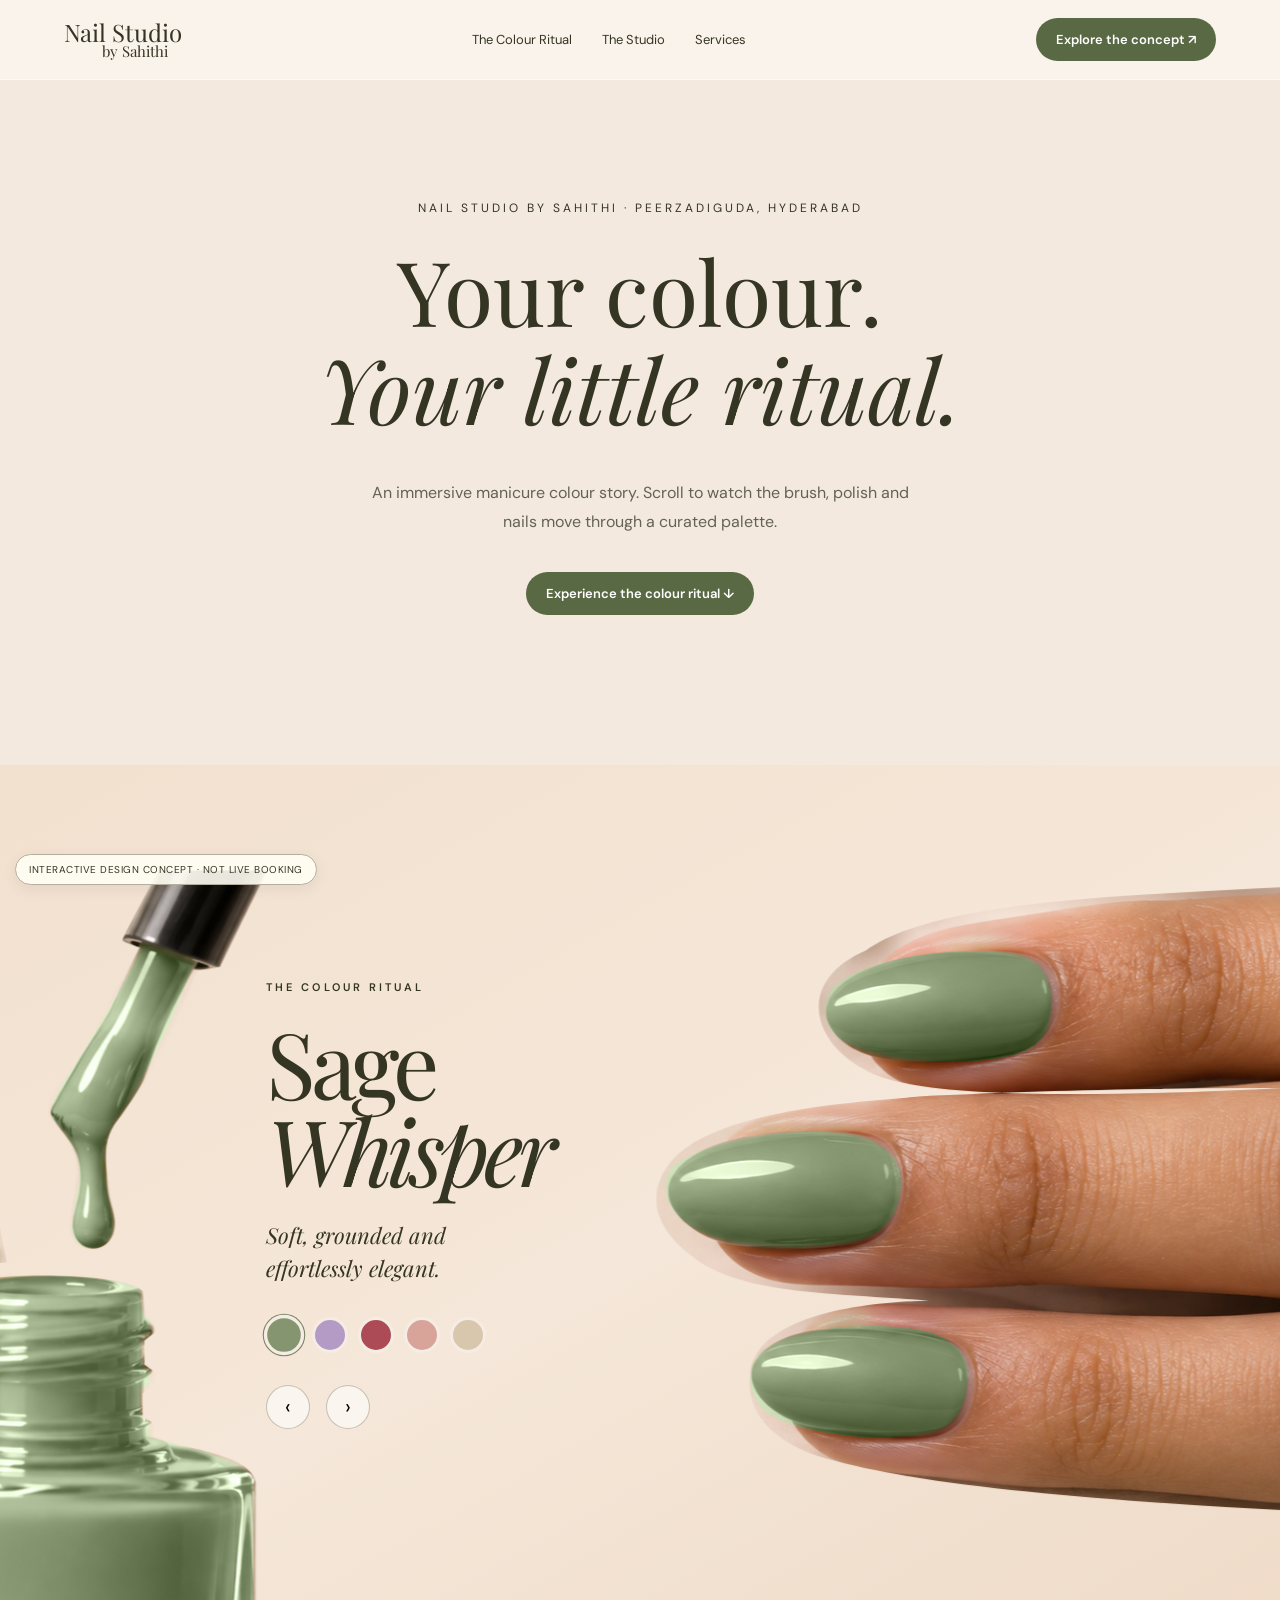
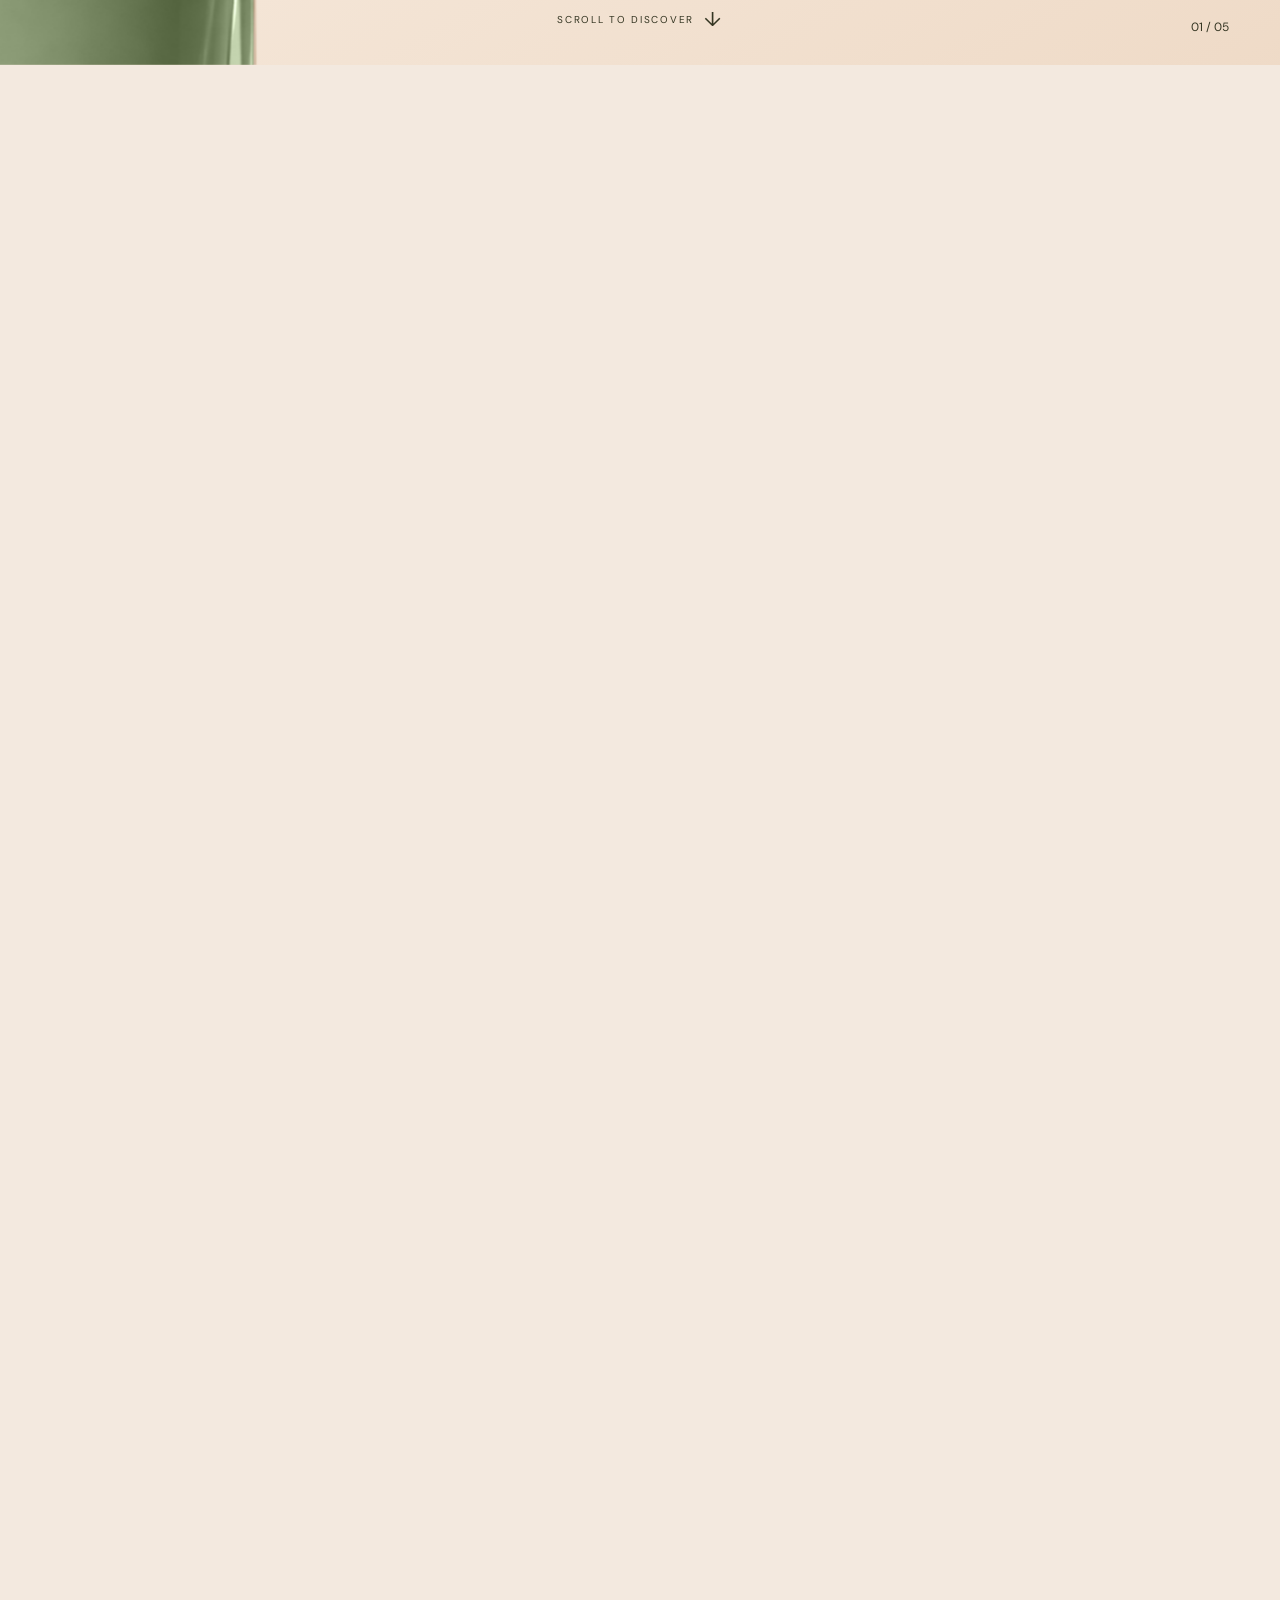
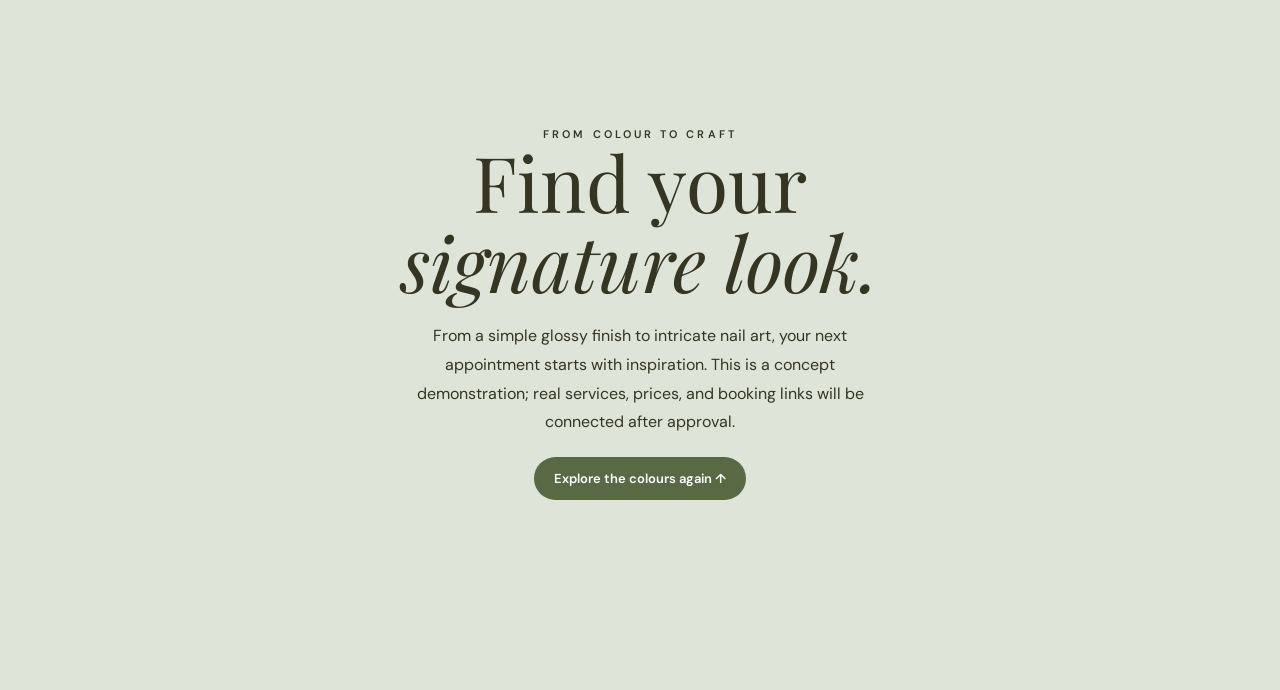
<file: index.html>
<!doctype html><html lang="en"><head><meta charset="utf-8"><meta name="viewport" content="width=device-width,initial-scale=1"><meta name="theme-color" content="#f3e9df"><title>The Colour Ritual — Nail Studio by Sahithi | Interactive Concept</title><link rel="preconnect" href="https://fonts.googleapis.com"><link rel="preconnect" href="https://fonts.gstatic.com" crossorigin><link href="https://fonts.googleapis.com/css2?family=DM+Sans:wght@400;500;600&family=Playfair+Display:ital,wght@0,400;0,500;1,400&display=swap" rel="stylesheet"><style>
:root{--ink:#343522;--sage:#859570;--cream:#f3e9df;--accent:#87946f}*{box-sizing:border-box}html{scroll-behavior:smooth}body{margin:0;background:var(--cream);color:var(--ink);font-family:'DM Sans',sans-serif}button,a{font:inherit}a{color:inherit;text-decoration:none}.top{height:80px;position:fixed;top:0;left:0;right:0;z-index:30;display:flex;align-items:center;justify-content:space-between;padding:0 5%;background:rgba(250,244,237,.89);backdrop-filter:blur(18px);border-bottom:1px solid #ffffff8c}.brand{font-family:'Playfair Display',serif;font-size:24px;line-height:.96}.brand small{display:block;font-size:15px;margin-left:38px}.top nav{display:flex;gap:30px;font-size:13px}.book{background:#596944;color:white;border-radius:30px;padding:13px 20px;font-size:13px;font-weight:600}.stage-track{height:440vh;position:relative}.stage{height:100svh;position:sticky;top:0;overflow:hidden;background:#f0e3d7}.photo{position:absolute;inset:0;background-image:url('editorial-base.png?v=complete-original');background-size:cover;background-position:center;transition:filter .3s;will-change:transform}.wash{position:absolute;inset:0;background:var(--wash,#e9eadc);mix-blend-mode:color;opacity:.1;pointer-events:none}.paint{mix-blend-mode:color;position:absolute;inset:0;width:100%;height:100%;pointer-events:none;overflow:visible}.paint path{transition:fill .35s;opacity:1}.middle{position:absolute;left:27%;top:25%;width:27%;z-index:4;transition:transform .15s}.eyebrow{font-size:11px;letter-spacing:.28em;font-weight:600}.middle h1{font:400 clamp(56px,6.8vw,112px)/.95 'Playfair Display',serif;letter-spacing:-.06em;margin:25px 0}.middle h1 em{font-weight:400}.middle p{font:italic clamp(16px,1.7vw,24px)/1.5 'Playfair Display',serif;max-width:280px}.swatches{display:flex;gap:12px;margin:32px 0}.swatch{width:28px;height:28px;border-radius:50%;border:3px solid #f5ece3;box-shadow:0 0 0 1px transparent;cursor:pointer;transition:transform .2s}.swatch[aria-pressed=true]{box-shadow:0 0 0 1px #7b8665;transform:scale(1.12)}.arrows{display:flex;gap:16px}.circle{width:42px;height:42px;border:1px solid #9b8f7b88;border-radius:50%;background:#fff9;cursor:pointer;font-size:21px}.scroll-tip{position:absolute;bottom:33px;left:50%;transform:translateX(-50%);z-index:8;font-size:10px;letter-spacing:.17em;text-transform:uppercase;display:flex;align-items:center;gap:10px}.scroll-tip:after{content:'↓';font-size:20px}.counter{position:absolute;right:4%;bottom:30px;font-size:12px;z-index:8}.progress{position:fixed;top:80px;left:0;height:3px;background:#697b56;z-index:31;width:0}.intro{min-height:85svh;display:flex;align-items:center;justify-content:center;flex-direction:column;text-align:center;padding:100px 20px 50px}.intro .over{font-size:12px;letter-spacing:.25em;text-transform:uppercase}.intro h2{font:400 clamp(44px,7vw,100px)/1.1 'Playfair Display',serif;max-width:950px;margin:25px 0}.intro p{max-width:550px;line-height:1.8;color:#646257}.intro a{margin-top:20px}.outro{min-height:85svh;display:flex;align-items:center;justify-content:center;text-align:center;padding:60px 20px;background:#dfe4d8}.outro h2{font:400 clamp(42px,6vw,90px)/1.05 'Playfair Display',serif;margin:0 0 20px}.outro p{max-width:500px;margin:0 auto 30px;line-height:1.8}.demo{position:fixed;bottom:15px;left:15px;z-index:40;background:#fffdf3e8;border:1px solid #b5ae9e;border-radius:99px;padding:8px 13px;font-size:10px;letter-spacing:.05em;box-shadow:0 4px 15px #0001}.shade{position:absolute;inset:0;background:linear-gradient(90deg,#f3e9df22,transparent 60%);pointer-events:none}.mobile-cta{display:none}
@media(max-width:700px){.top{height:66px;padding:0 5%}.brand{font-size:19px}.brand small{font-size:12px;margin-left:28px}.top nav{display:none}.book{padding:11px 13px;font-size:11px}.progress{top:66px}.stage-track{height:360vh}.photo{background-size:auto 100%;background-position:50% center}.middle{left:7%;top:16%;width:58%;padding:13px 10px 13px 0;background:linear-gradient(90deg,#f5e8d8eb 5%,#f5e8d8d9 75%,transparent);border-radius:10px}.middle h1{font-size:clamp(48px,13vw,76px);margin:14px 0}.middle p{font-size:17px;max-width:190px}.eyebrow{font-size:9px}.swatches{gap:8px;margin:18px 0}.swatch{width:25px;height:25px}.circle{width:38px;height:38px}.scroll-tip{bottom:75px;left:50%;white-space:nowrap}.counter{bottom:76px}.mobile-cta{display:block;position:fixed;bottom:0;left:0;right:0;z-index:35;background:#f8f2eb;padding:9px 12px;text-align:center;border-top:1px solid #ddd0c2}.mobile-cta a{display:block;background:#596944;color:white;border-radius:25px;padding:12px;font-size:13px}.demo{bottom:66px}.intro{min-height:75svh}.outro{padding-bottom:120px}}
@media(prefers-reduced-motion:reduce){html{scroll-behavior:auto}*,*:before,*:after{animation:none!important;transition:none!important}}

/* Keep the supplied photograph and colour overlays in one coordinate system. */
html{overflow-x:clip;scroll-padding-top:80px}body{overflow-x:clip}
.art{position:absolute;inset:0;overflow:hidden}.photo{transform:none!important;will-change:auto}
.cleanup{position:absolute;inset:0;width:100%;height:100%;pointer-events:none}
.paint{isolation:auto}.middle{left:var(--copy-left,27%);top:var(--copy-top,25%);width:var(--copy-width,27%)}
.middle h1{font-size:var(--title-size,90px)}.middle p{font-size:var(--description-size,22px)}
.swatch{width:36px;height:36px;flex-shrink:0}.swatches{gap:10px}.circle{width:44px;height:44px}
button:focus-visible,a:focus-visible{outline:2px solid #596944;outline-offset:4px}
@media(max-width:700px){
html{scroll-padding-top:66px}.stage{height:100svh;min-height:620px}
.art{inset:auto;left:-12%;top:43%;width:150%;height:auto;aspect-ratio:1672/941}
.photo{background-size:cover;background-position:center}
.middle{left:7%;top:88px;width:86%;padding:0;background:none}
.middle h1{font-size:clamp(38px,11vw,54px);margin:12px 0;letter-spacing:-.045em}
.middle h1 br{display:none}.middle h1 em{margin-left:.18em}
.middle p{font-size:17px;max-width:90%;margin:10px 0}
.swatches{margin:16px 0 10px;gap:10px}.swatch{width:38px;height:38px}
.arrows{gap:12px}.circle{width:42px;height:42px}
.scroll-tip{bottom:94px}.counter{bottom:96px}.demo{font-size:8px;max-width:calc(100% - 30px)}
.mobile-cta{padding-bottom:max(9px,env(safe-area-inset-bottom))}.intro .over{line-height:1.7}
}
@media(max-width:700px) and (max-height:720px){.middle{top:78px}.middle h1{font-size:38px}.middle p{font-size:15px}.swatches{margin:10px 0 6px}.art{top:47%}.scroll-tip{display:none}}

.wheel-art{position:absolute;inset:0;width:100%;height:100%;overflow:visible}
.wheel-part{will-change:transform}.wheel-tint{mix-blend-mode:color}
.stage{background:#f3e3d2}.middle{pointer-events:none}.middle button{pointer-events:auto}
@media(prefers-reduced-motion:reduce){.wheel-part{will-change:auto}}
</style></head><body><div class="progress" id="progress"></div><header class="top"><a href="#start" class="brand">Nail Studio<small>by Sahithi</small></a><nav><a href="#ritual">The Colour Ritual</a><a href="#experience">The Studio</a><a href="#experience">Services</a></nav><a class="book" href="#experience">Explore the concept ↗</a></header><span class="demo">INTERACTIVE DESIGN CONCEPT · NOT LIVE BOOKING</span><section class="intro" id="start"><div class="over">Nail Studio by Sahithi · Peerzadiguda, Hyderabad</div><h2>Your colour.<br><em>Your little ritual.</em></h2><p>An immersive manicure colour story. Scroll to watch the brush, polish and nails move through a curated palette.</p><a class="book" href="#ritual">Experience the colour ritual ↓</a></section><section class="stage-track" id="ritual"><div class="stage"><div class="art" role="img" aria-label="Photographic hands, freshly dipped brush and polish bottle rotate in circular arcs as you scroll through five matching colours."><svg class="wheel-art" viewBox="0 0 1672 941" preserveAspectRatio="xMidYMid slice" aria-hidden="true"><defs><linearGradient id="backdrop" x1="0" y1="0" x2="1" y2="1"><stop stop-color="#f2e0ce"/><stop offset=".52" stop-color="#f5e7d9"/><stop offset="1" stop-color="#eed9c5"/></linearGradient><clipPath id="hand-clip"><path d="M1672 116 C1460 139 1170 125 1072 194 C1000 225 1014 288 1070 318 C1130 357 1400 345 1672 329 L1672 788 C1450 776 1170 765 1030 725 C979 710 946 680 951 637 C955 588 1030 563 1138 560 C1032 552 939 553 891 514 C855 488 841 453 865 419 C905 363 1045 353 1140 346 C1280 339 1500 334 1672 342Z"/></clipPath><clipPath id="bottle-clip"><path d="M0 941 L0 756 C0 731 54 721 105 707 L105 689 L115 680 L114 656 L104 649 L104 636 L115 627 L114 603 L103 594 L105 581 L115 573 L115 551 C125 527 292 528 316 550 L319 576 L329 584 L329 593 L318 602 L318 627 L329 635 L328 648 L316 657 L316 681 L328 689 L326 702 C377 719 430 722 435 752 L435 941Z"/></clipPath><clipPath id="brush-clip"><path d="M333 110 L447 110 L397 211 L373 215 C351 268 327 321 293 367 C278 385 275 400 279 430 L287 474 C291 517 237 517 240 477 L247 432 C250 406 237 389 223 373 C211 361 219 347 233 326 C269 273 292 229 313 191 L294 184Z"/></clipPath><clipPath id="flowers-clip"><path d="M0 110H90L127 241L94 333L159 446L174 520L0 536Z"/></clipPath></defs><rect width="1672" height="941" fill="url(#backdrop)"/><image href="editorial-base.png?v=complete-original" width="1672" height="941" clip-path="url(#flowers-clip)"/><g id="wheel-layers"></g></svg></div><div class="middle" id="middle"><div class="eyebrow">THE COLOUR RITUAL</div><h1 id="name">Sage<br><em>Whisper</em></h1><p id="description">Soft, grounded and effortlessly elegant.</p><div class="swatches" id="swatches"></div><div class="arrows"><button class="circle" id="prev" aria-label="Previous colour">‹</button><button class="circle" id="next" aria-label="Next colour">›</button></div></div><div class="scroll-tip">Scroll to discover</div><div class="counter" id="counter">01 / 05</div></div></section><section class="outro" id="experience"><div><div class="eyebrow">FROM COLOUR TO CRAFT</div><h2>Find your<br><em>signature look.</em></h2><p>From a simple glossy finish to intricate nail art, your next appointment starts with inspiration. This is a concept demonstration; real services, prices, and booking links will be connected after approval.</p><a class="book" href="#ritual">Explore the colours again ↑</a></div></section><div class="mobile-cta"><a href="#experience">Discover Nail Studio by Sahithi</a></div><script>
const colors=[{name:'Sage',second:'Whisper',hex:'#859570',desc:'Soft, grounded and effortlessly elegant.',wash:'#dce4d5'},{name:'Lilac',second:'Dream',hex:'#b49bc5',desc:'A little playful. A little unexpected.',wash:'#ede2ef'},{name:'Cherry',second:'Muse',hex:'#ac4b55',desc:'A rich, glossy statement.',wash:'#f0dadd'},{name:'Blush',second:'Petal',hex:'#d8a49a',desc:'Soft romance, beautifully understated.',wash:'#f3e4e0'},{name:'Pearl',second:'Glow',hex:'#d9c7ad',desc:'Quiet radiance, every day.',wash:'#f0e9d9'}];
const $=id=>document.getElementById(id), sw=$('swatches'), track=$('ritual'), stage=document.querySelector('.stage');
const reduced=matchMedia('(prefers-reduced-motion:reduce)'), ns='http://www.w3.org/2000/svg';
const masks=['M1034 238 C1054 208 1134 193 1196 195 C1243 195 1266 214 1266 246 C1267 281 1254 299 1214 306 C1154 317 1073 306 1044 285 C1029 274 1027 253 1034 238Z', 'M866 425 C886 397 983 378 1044 385 C1086 390 1110 408 1109 437 C1108 471 1090 493 1057 498 C994 511 911 500 883 478 C865 464 858 442 866 425Z', 'M955 624 C972 595 1048 582 1107 588 C1152 590 1180 610 1179 638 C1178 670 1166 692 1138 698 C1081 710 1003 698 973 680 C954 670 946 644 955 624Z', 'M318 190 L369 208 C350 257 327 318 290 365 C275 384 271 402 276 432 L284 476 C288 512 240 515 242 480 L250 431 C252 405 239 386 223 371 C216 362 224 348 236 327 C272 273 294 230 318 190Z', 'M120 552 C150 529 280 529 313 548 L316 574 L324 581 L324 591 L314 599 L315 629 L324 636 L323 647 L313 654 L314 682 L324 688 L322 702 C369 716 421 724 431 748 L432 941 L0 941 L0 756 C0 731 65 719 108 706 L108 692 L118 683 L117 657 L107 647 L107 637 L117 630 L117 602 L106 591 L108 582 L117 574Z'];
let active=-1, raf=0, settleTimer=0, snapping=false, scrollDirection=1, lastScrollY=scrollY, restingIndex=0, snapIndex=0;
function element(tag,attrs={}){const el=document.createElementNS(ns,tag);Object.entries(attrs).forEach(([key,value])=>el.setAttribute(key,value));return el}
const layers=colors.map((color,index)=>{
 const parts=['hand','bottle','brush'].map((part,n)=>{
  const orbit=element('g',{'class':'wheel-part'}), crop=element('g',{'clip-path':'url(#'+part+'-clip)','style':'isolation:isolate'});
  crop.append(element('image',{href:'editorial-base.png?v=complete-original',width:1672,height:941}));
  const tint=element('g',{fill:color.hex,'class':'wheel-tint'});
  masks.slice(n===0?0:n===1?4:3,n===0?3:n===1?5:4).forEach(d=>tint.append(element('path',{d})));
  crop.append(tint);orbit.append(crop);$('wheel-layers').append(orbit);return orbit;
 });return parts;
});
colors.forEach((c,i)=>{const b=document.createElement('button');b.className='swatch';b.style.background=c.hex;b.setAttribute('aria-label',c.name+' '+c.second);b.onclick=()=>go(i);sw.append(b)});
function renderCopy(i){if(active===i)return;active=i;const c=colors[i];$('name').innerHTML=c.name+'<br><em>'+c.second+'</em>';$('description').textContent=c.desc;$('counter').textContent=String(i+1).padStart(2,'0')+' / 05';[...sw.children].forEach((b,n)=>b.setAttribute('aria-pressed',String(i===n)))}
// Each colour has a resting interval, followed by a scroll-scrubbed rotation.
// The pivots sit beyond the artwork edges, so the photographs travel in arcs.
function positionAt(p){const raw=p*4,base=Math.min(3,Math.floor(raw)),t=Math.max(0,Math.min(1,(raw-base-.24)/.76));return base+t*t*(3-2*t)}
function update(){raf=0;const max=Math.max(1,track.offsetHeight-stage.offsetHeight),p=Math.max(0,Math.min(1,(scrollY-track.offsetTop)/max));$('progress').style.width=p*100+'%';const position=reduced.matches?Math.round(p*4):positionAt(p);renderCopy(Math.round(position));layers.forEach((parts,i)=>{const distance=i-position,visible=Math.abs(distance)<1.05;parts.forEach((part,n)=>{part.style.display=visible?'':'none';if(visible){const angle=distance*105*(n===0?-1:1);part.setAttribute('transform','rotate('+angle+' '+(n===0?'2050 470':'-470 580')+')')}})})}
function schedule(){if(!raf)raf=requestAnimationFrame(update)}
function restScrollY(i){return track.offsetTop+i/4*Math.max(1,track.offsetHeight-stage.offsetHeight)}
function go(i){clearTimeout(settleTimer);i=Math.max(0,Math.min(4,i));snapping=true;snapIndex=i;window.scrollTo({top:restScrollY(i),behavior:reduced.matches?'instant':'smooth'});settleTimer=setTimeout(finishScroll,200)}
function finishScroll(){
 clearTimeout(settleTimer);
 if(snapping){snapping=false;restingIndex=snapIndex;lastScrollY=scrollY;return}
 const start=track.offsetTop,end=restScrollY(4);
 if(scrollY<start||scrollY>end)return;
 const raw=(scrollY-start)/(end-start)*4,nearest=Math.round(raw);
 if(Math.abs(scrollY-restScrollY(nearest))<2)return;
 // Complete the next scene in the user's scrolling direction.
 const direction=Math.abs(raw-restingIndex)>.002?Math.sign(raw-restingIndex):scrollDirection;
 const target=direction>0?Math.ceil(raw-.002):Math.floor(raw+.002);
 go(target);
}
function onScroll(){if(!snapping&&Math.abs(scrollY-lastScrollY)>.5)scrollDirection=scrollY>lastScrollY?1:-1;lastScrollY=scrollY;schedule();clearTimeout(settleTimer);settleTimer=setTimeout(finishScroll,200)}
function interruptSnap(){snapping=false;clearTimeout(settleTimer);lastScrollY=scrollY}
$('prev').onclick=()=>go((active+4)%5);$('next').onclick=()=>go((active+1)%5);
function layout(){const w=stage.clientWidth,h=stage.clientHeight,k=Math.max(w/1672,h/941);stage.style.setProperty('--copy-left',((w-1672*k)/2+445*k)+'px');stage.style.setProperty('--copy-top',((h-941*k)/2+225*k)+'px');stage.style.setProperty('--copy-width',350*k+'px');stage.style.setProperty('--title-size',96*k+'px');stage.style.setProperty('--description-size',23*k+'px');schedule()}
addEventListener('scroll',onScroll,{passive:true});['wheel','touchstart','pointerdown'].forEach(type=>addEventListener(type,interruptSnap,{passive:true}));addEventListener('keydown',event=>{if(['ArrowDown','ArrowUp','PageDown','PageUp','Home','End',' '].includes(event.key))interruptSnap()});addEventListener('resize',layout);reduced.addEventListener('change',schedule);layout();update();
</script></body></html>
</file>
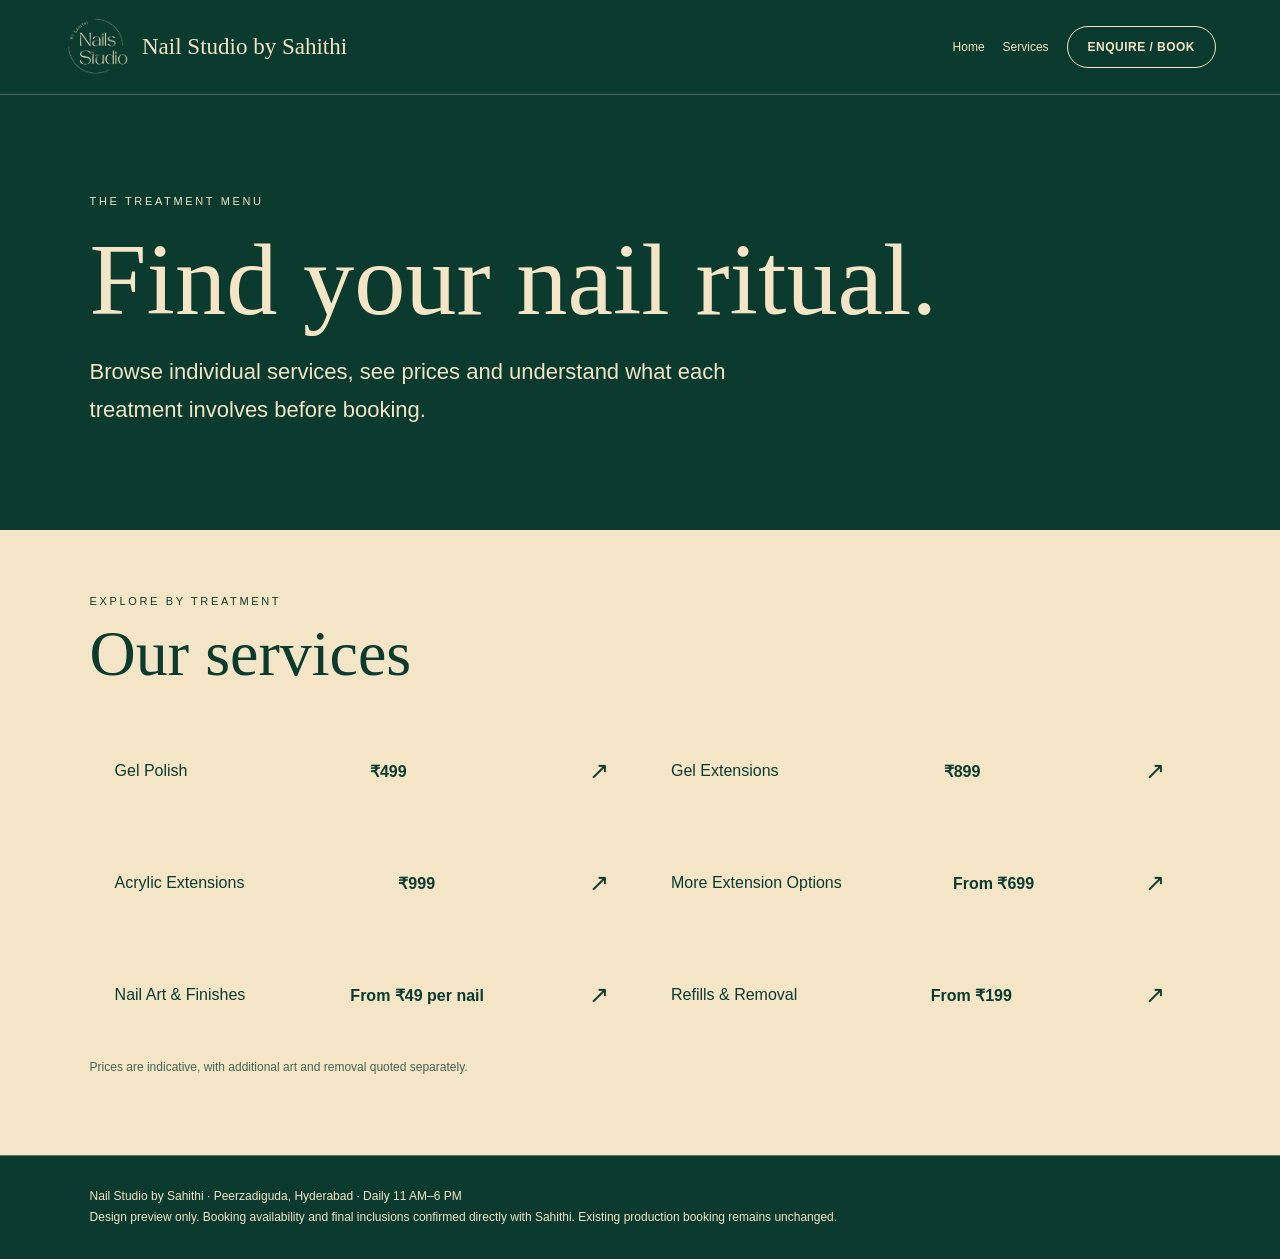
<file: previews/services/index.html>
<!doctype html><html lang="en"><head><meta charset="utf-8"><meta name="viewport" content="width=device-width,initial-scale=1"><meta name="theme-color" content="#0b3b2f"><title>Nail Studio by Sahithi — Services</title><link rel="stylesheet" href="style.css"></head><body data-service=""><main id="content"></main><script src="service.js"></script></body></html>
</file>
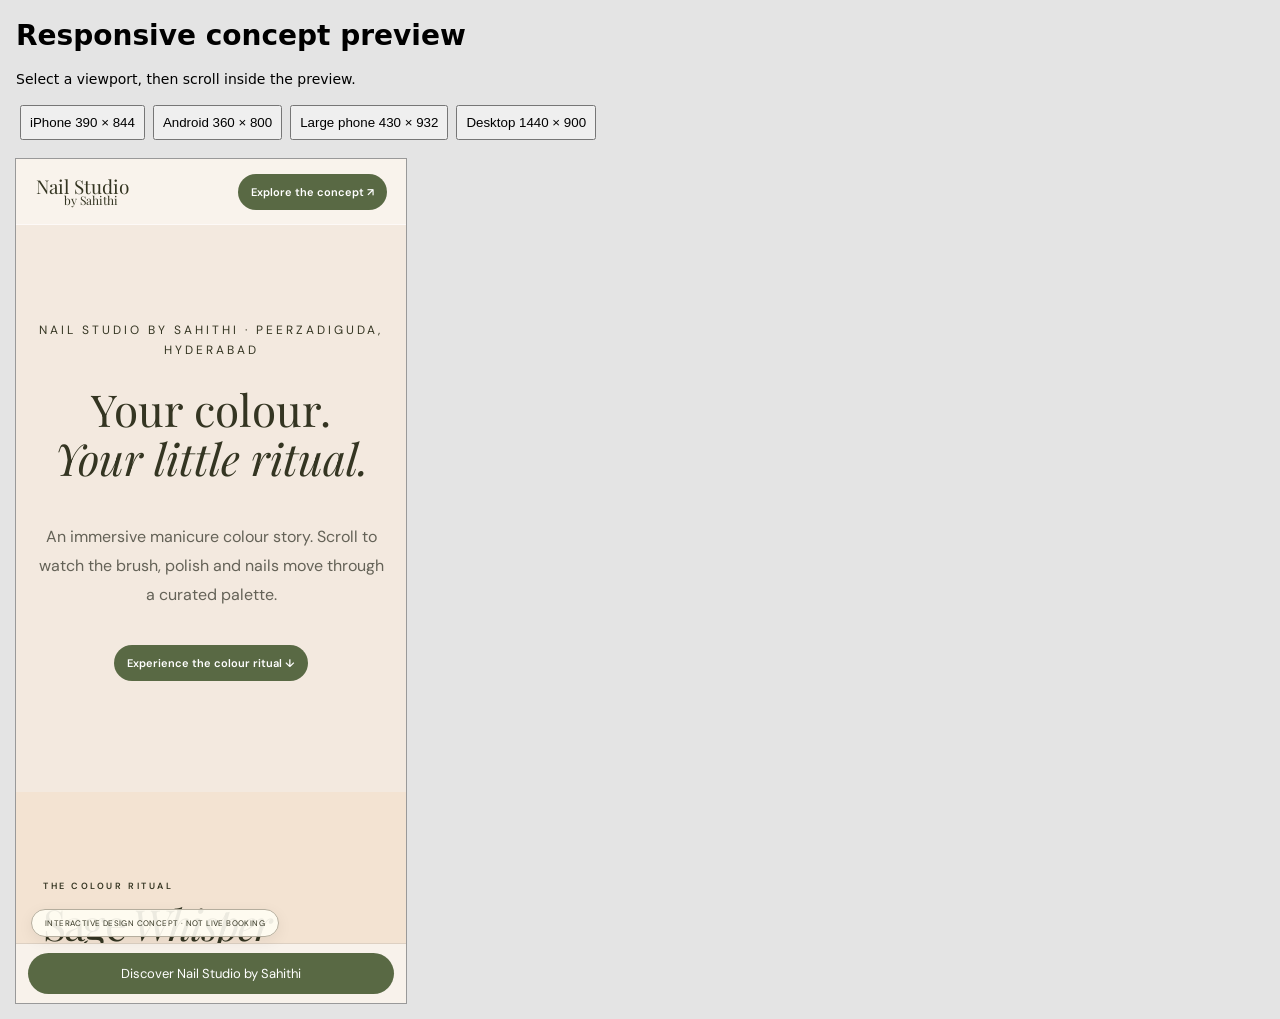
<file: responsive-check.html>
<!doctype html><meta name="viewport" content="width=device-width,initial-scale=1"><title>Colour Ritual responsive preview</title><style>body{margin:16px;background:#e4e4e4;font:14px system-ui}iframe{display:block;border:0;background:#f3e9df;box-shadow:0 0 0 1px #999;margin-top:15px}button{padding:8px;margin:4px}</style><h1>Responsive concept preview</h1><p>Select a viewport, then scroll inside the preview.</p><button onclick="size(390,844)">iPhone 390 × 844</button><button onclick="size(360,800)">Android 360 × 800</button><button onclick="size(430,932)">Large phone 430 × 932</button><button onclick="size(1440,900)">Desktop 1440 × 900</button><iframe title="Colour Ritual preview" src="./?review=3" width="390" height="844"></iframe><script>function size(w,h){let f=document.querySelector('iframe');f.width=w;f.height=h;f.src='./?review=3'}</script>
</file>
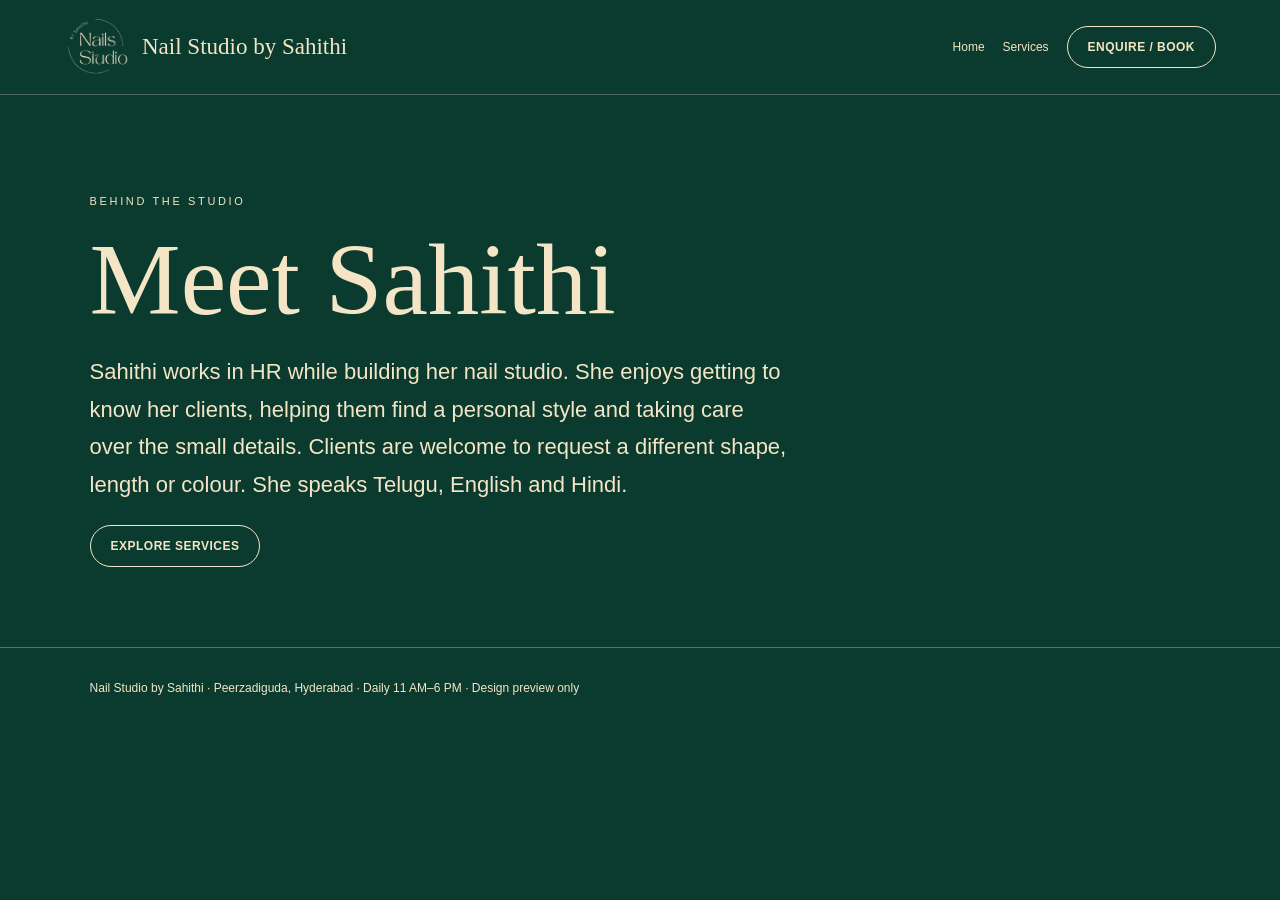
<file: previews/about.html>
<!doctype html><html lang="en"><head><meta charset="utf-8"><meta name="viewport" content="width=device-width,initial-scale=1"><title>Meet Sahithi | Nail Studio by Sahithi</title><link rel="stylesheet" href="services/style.css"></head><body><header class="top"><a class="brand" href="index.html"><img src="assets/sahithi-logo.PNG" alt="Studio logo">Nail Studio by Sahithi</a><nav><a href="index.html">Home</a><a href="services/index.html">Services</a><a class="btn" href="https://wa.me/918331910460">ENQUIRE / BOOK</a></nav></header><section class="hero"><div class="eyebrow">Behind the studio</div><h1>Meet Sahithi</h1><p class="lead">Sahithi works in HR while building her nail studio. She enjoys getting to know her clients, helping them find a personal style and taking care over the small details. Clients are welcome to request a different shape, length or colour. She speaks Telugu, English and Hindi.</p><a class="btn" href="services/index.html">EXPLORE SERVICES</a></section><footer class="footer">Nail Studio by Sahithi · Peerzadiguda, Hyderabad · Daily 11 AM–6 PM · Design preview only</footer></body></html>
</file>
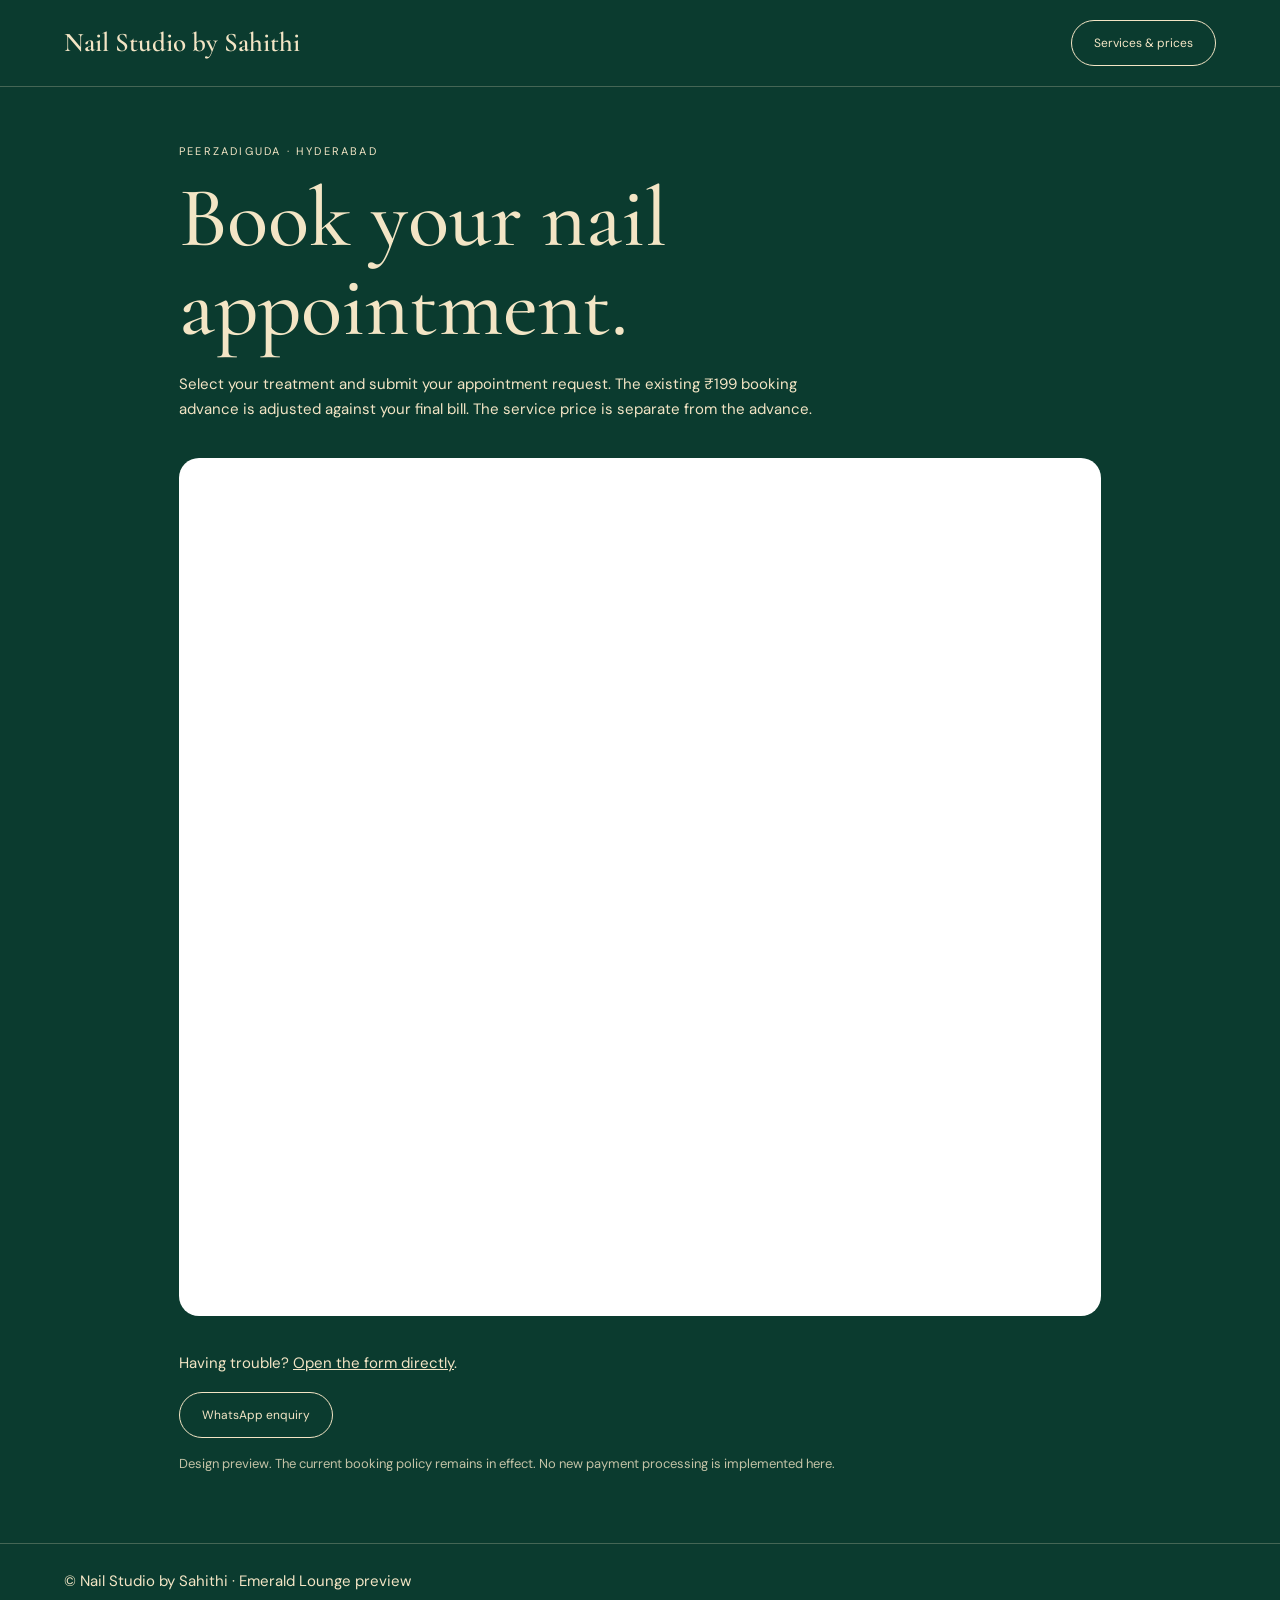
<file: previews/book.html>
<!doctype html><html lang="en"><head><meta charset="utf-8"><meta name="viewport" content="width=device-width,initial-scale=1"><meta name="robots" content="noindex,follow"><title>Book an Appointment | Nail Studio by Sahithi</title><meta name="description" content="Book gel polish, nail extensions and nail art in Peerzadiguda, Hyderabad."><link href="https://fonts.googleapis.com/css2?family=DM+Sans:wght@400;500;600&family=Cormorant+Garamond:wght@500;600&display=swap" rel="stylesheet"><style>*{box-sizing:border-box}body{margin:0;background:#0b3b2f;color:#f3e5c5;font:15px/1.7 'DM Sans',sans-serif}a{color:inherit}header{display:flex;align-items:center;justify-content:space-between;padding:20px 5%;border-bottom:1px solid #f3e5c540;gap:20px}header a{text-decoration:none}header strong{font:600 27px 'Cormorant Garamond',serif}.pill{display:inline-block;padding:12px 22px;border:1px solid currentColor;border-radius:50px;text-decoration:none;font-size:12px}main{max-width:1050px;margin:auto;padding:55px 5%}h1{font:500 clamp(45px,7vw,85px)/1.05 'Cormorant Garamond',serif;margin:12px 0 20px}.lead{max-width:680px}.frame{background:#fff;border-radius:20px;overflow:hidden;margin:35px 0}.frame iframe{width:100%;height:850px;border:0}.eyebrow{letter-spacing:.2em;text-transform:uppercase;font-size:11px}.note{opacity:.8;font-size:13px}footer{padding:25px 5%;border-top:1px solid #f3e5c540}@media(max-width:600px){header strong{font-size:22px}main{padding-top:35px}}</style></head><body><header><a href="index.html"><strong>Nail Studio by Sahithi</strong></a><a class="pill" href="services/index.html">Services &amp; prices</a></header><main><div class="eyebrow">Peerzadiguda · Hyderabad</div><h1>Book your nail appointment.</h1><p class="lead">Select your treatment and submit your appointment request. The existing ₹199 booking advance is adjusted against your final bill. The service price is separate from the advance.</p><div class="frame"><iframe src="https://tally.so/embed/e5DLBq?alignLeft=1&amp;hideTitle=1&amp;transparentBackground=1&amp;dynamicHeight=1" title="Nail Studio appointment booking form" loading="lazy" allow="clipboard-write"></iframe></div><p>Having trouble? <a href="https://tally.so/r/e5DLBq" target="_blank" rel="noopener">Open the form directly</a>.</p><p><a class="pill" href="https://wa.me/918331910460?text=Hi%20Sahithi%2C%20I%20have%20a%20question%20about%20booking." target="_blank" rel="noopener">WhatsApp enquiry</a></p><p class="note">Design preview. The current booking policy remains in effect. No new payment processing is implemented here.</p></main><footer>© Nail Studio by Sahithi · Emerald Lounge preview</footer></body></html>
</file>
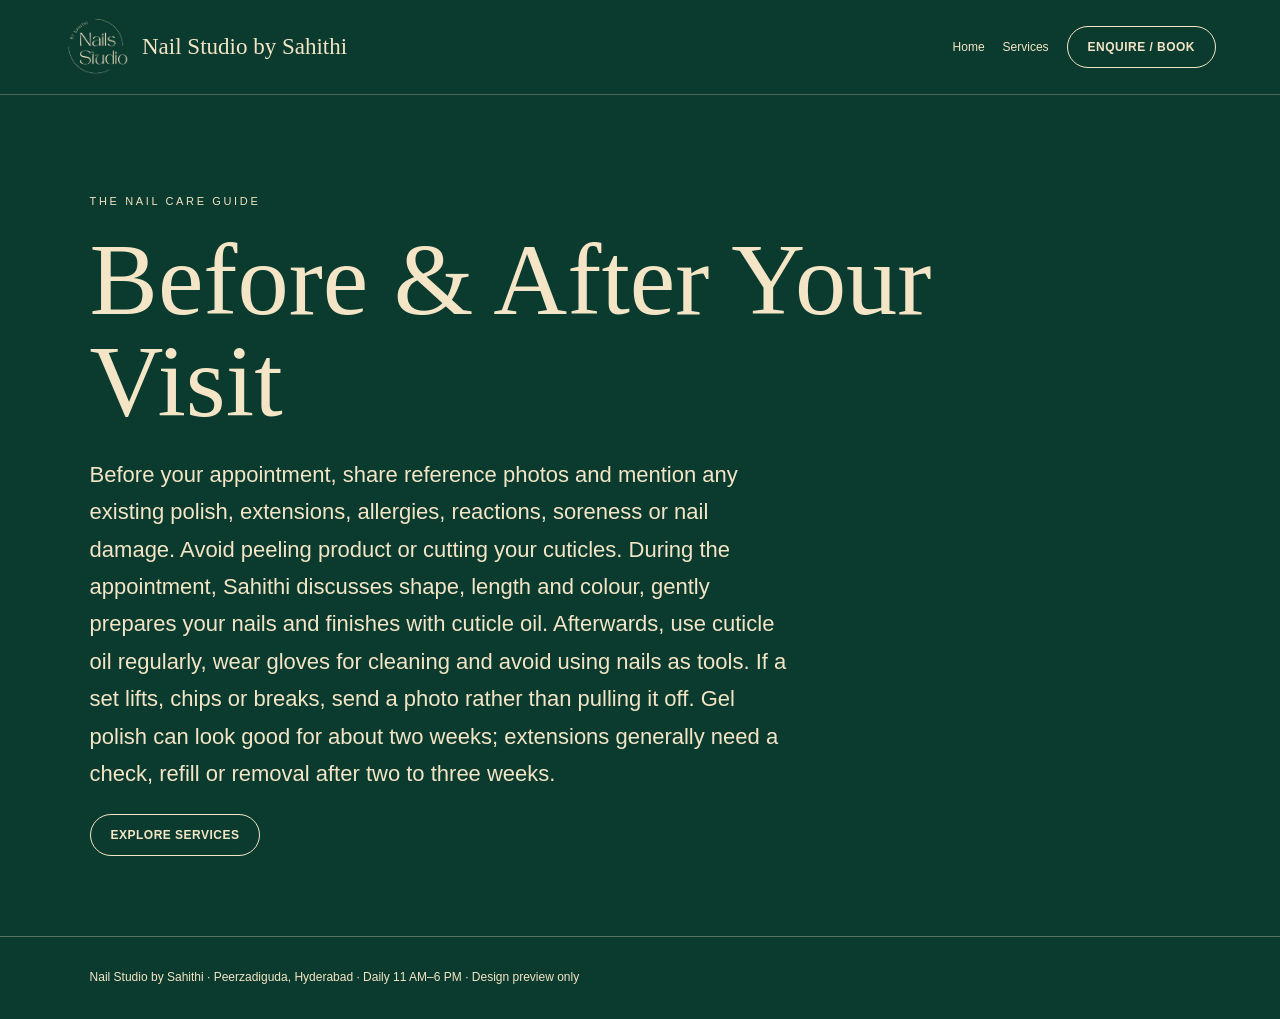
<file: previews/nail-care.html>
<!doctype html><html lang="en"><head><meta charset="utf-8"><meta name="viewport" content="width=device-width,initial-scale=1"><title>Before & After Your Visit | Nail Studio by Sahithi</title><link rel="stylesheet" href="services/style.css"></head><body><header class="top"><a class="brand" href="index.html"><img src="assets/sahithi-logo.PNG" alt="Studio logo">Nail Studio by Sahithi</a><nav><a href="index.html">Home</a><a href="services/index.html">Services</a><a class="btn" href="https://wa.me/918331910460">ENQUIRE / BOOK</a></nav></header><section class="hero"><div class="eyebrow">The nail care guide</div><h1>Before & After Your Visit</h1><p class="lead">Before your appointment, share reference photos and mention any existing polish, extensions, allergies, reactions, soreness or nail damage. Avoid peeling product or cutting your cuticles. During the appointment, Sahithi discusses shape, length and colour, gently prepares your nails and finishes with cuticle oil. Afterwards, use cuticle oil regularly, wear gloves for cleaning and avoid using nails as tools. If a set lifts, chips or breaks, send a photo rather than pulling it off. Gel polish can look good for about two weeks; extensions generally need a check, refill or removal after two to three weeks.</p><a class="btn" href="services/index.html">EXPLORE SERVICES</a></section><footer class="footer">Nail Studio by Sahithi · Peerzadiguda, Hyderabad · Daily 11 AM–6 PM · Design preview only</footer></body></html>
</file>
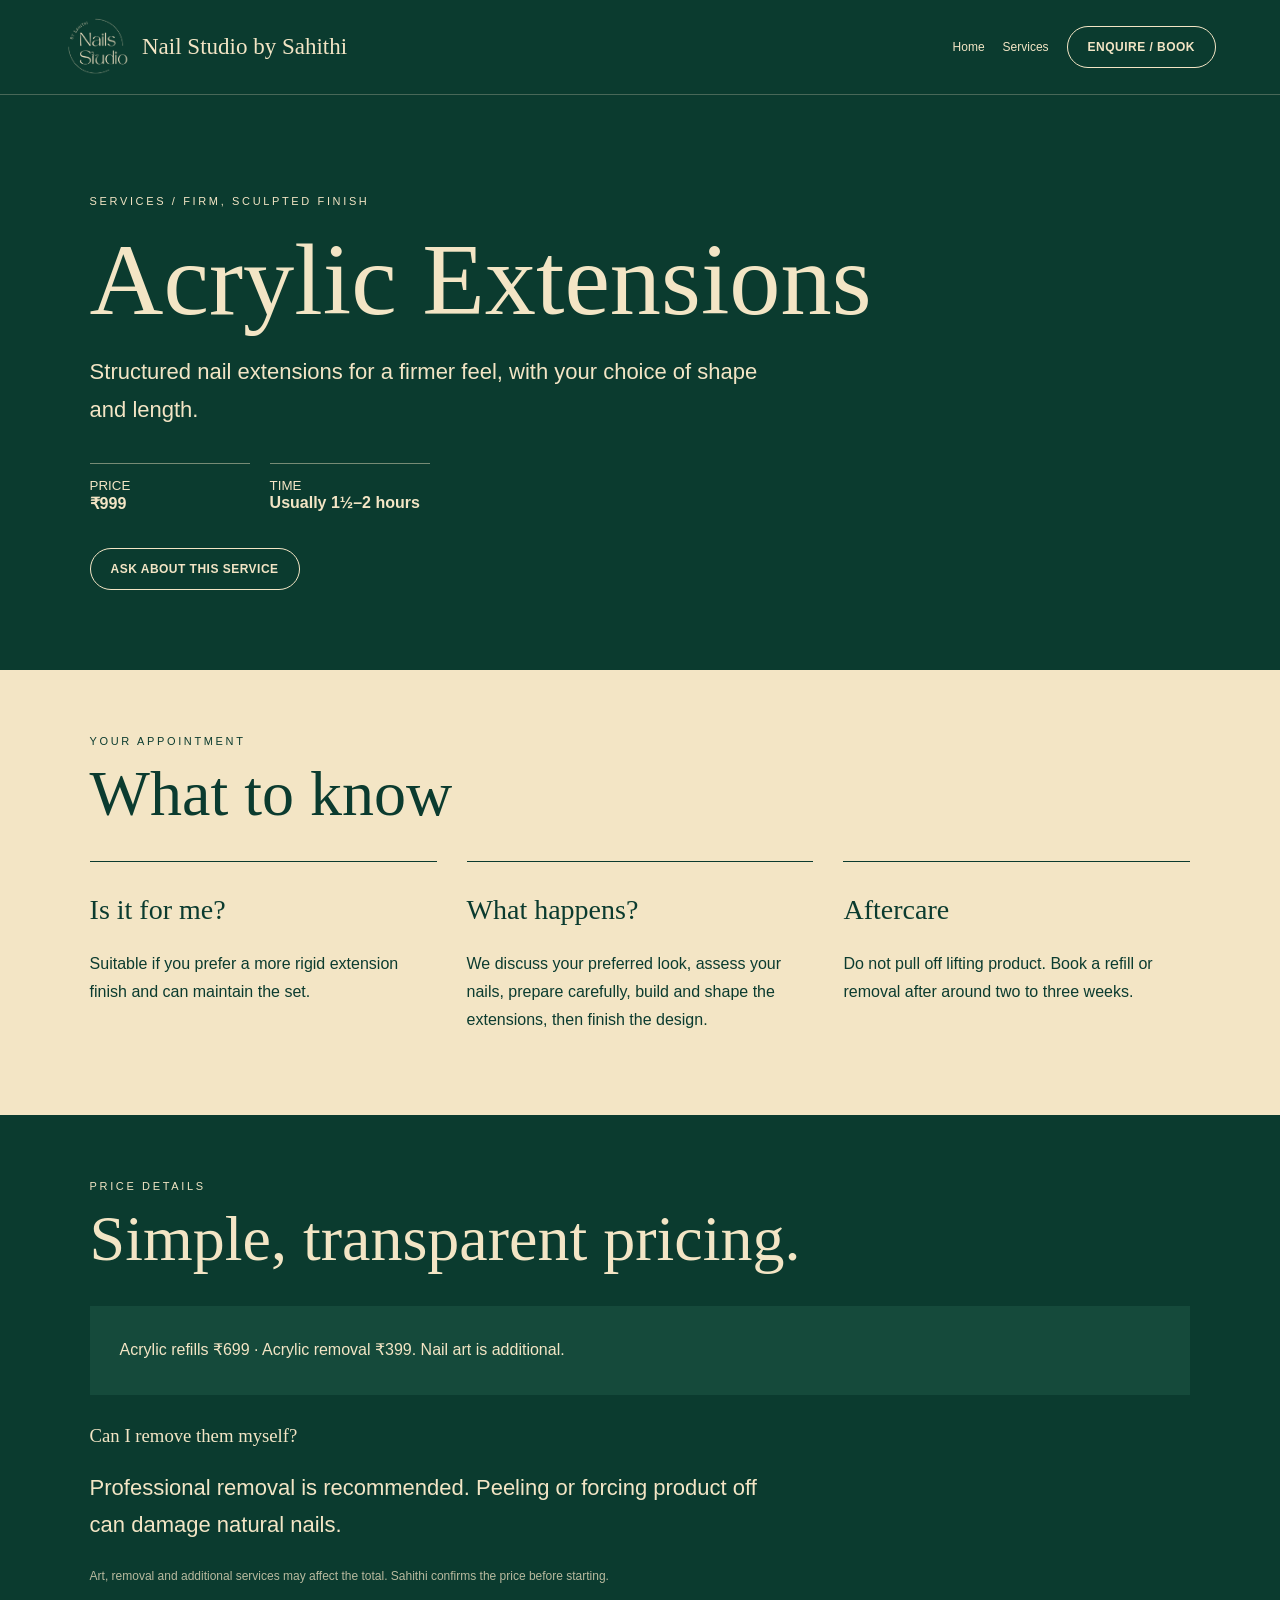
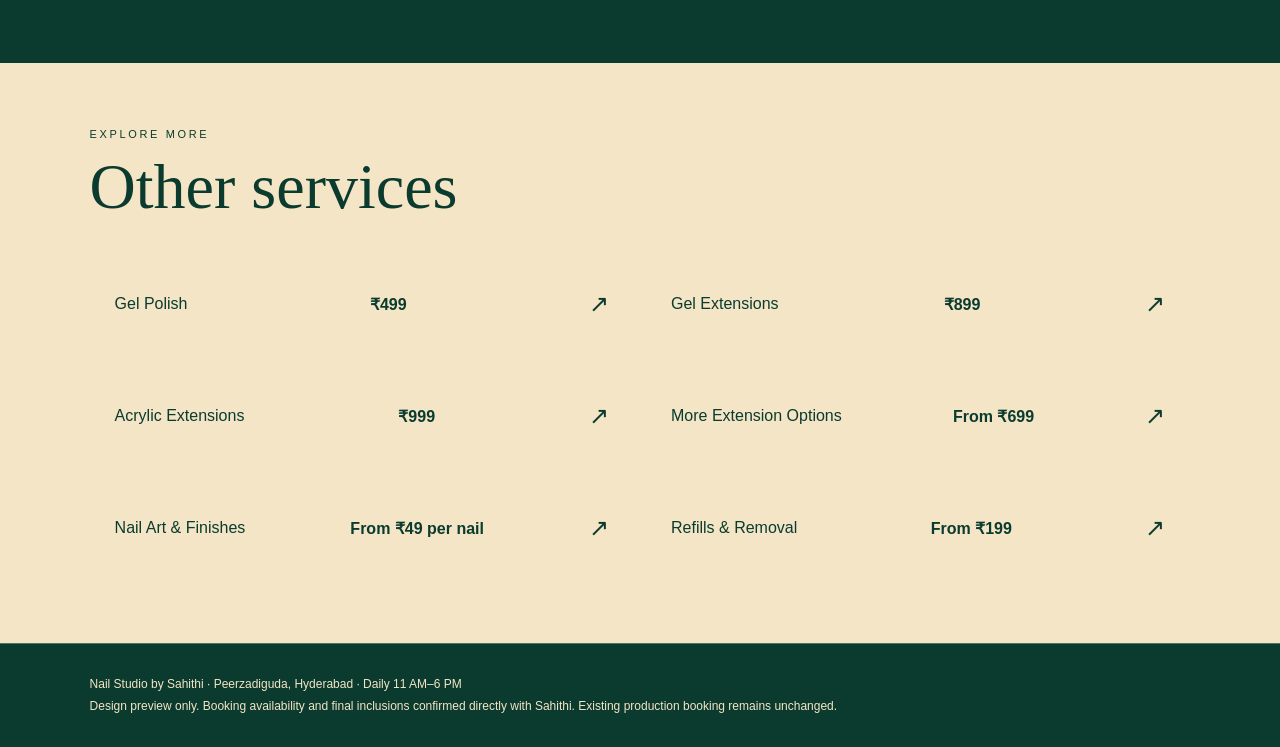
<file: previews/services/acrylic-extensions.html>
<!doctype html><html lang="en"><head><meta charset="utf-8"><meta name="viewport" content="width=device-width,initial-scale=1"><meta name="theme-color" content="#0b3b2f"><title>Nail Studio by Sahithi — Services</title><link rel="stylesheet" href="style.css"></head><body data-service="acrylic-extensions"><main id="content"></main><script src="service.js"></script></body></html>
</file>
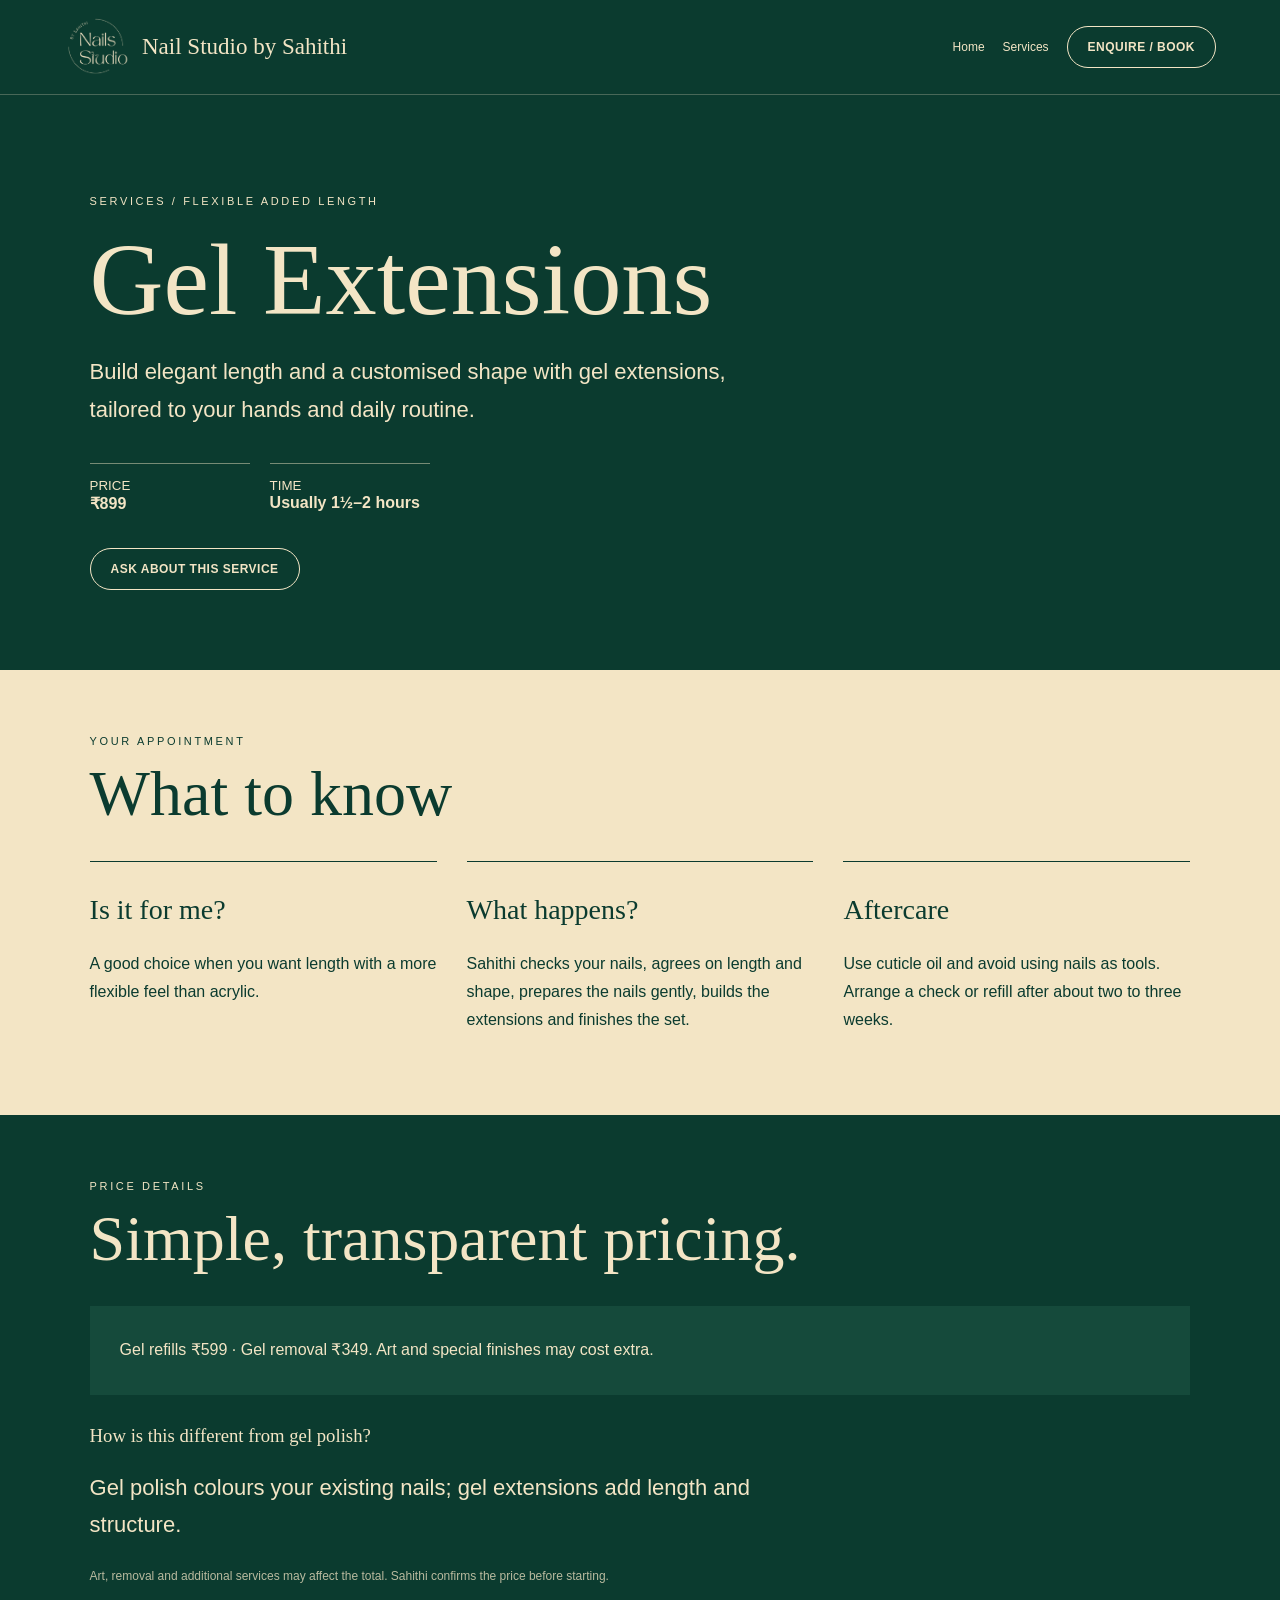
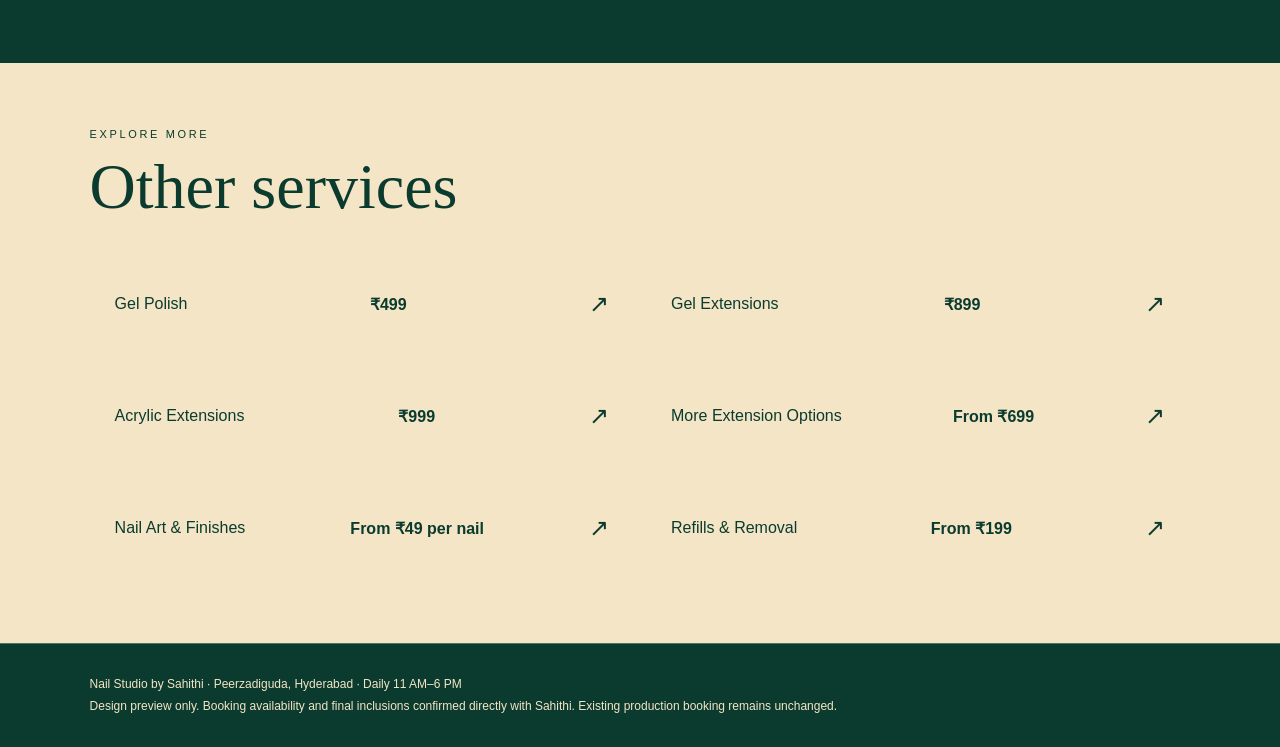
<file: previews/services/gel-extensions.html>
<!doctype html><html lang="en"><head><meta charset="utf-8"><meta name="viewport" content="width=device-width,initial-scale=1"><meta name="theme-color" content="#0b3b2f"><title>Nail Studio by Sahithi — Services</title><link rel="stylesheet" href="style.css"></head><body data-service="gel-extensions"><main id="content"></main><script src="service.js"></script></body></html>
</file>
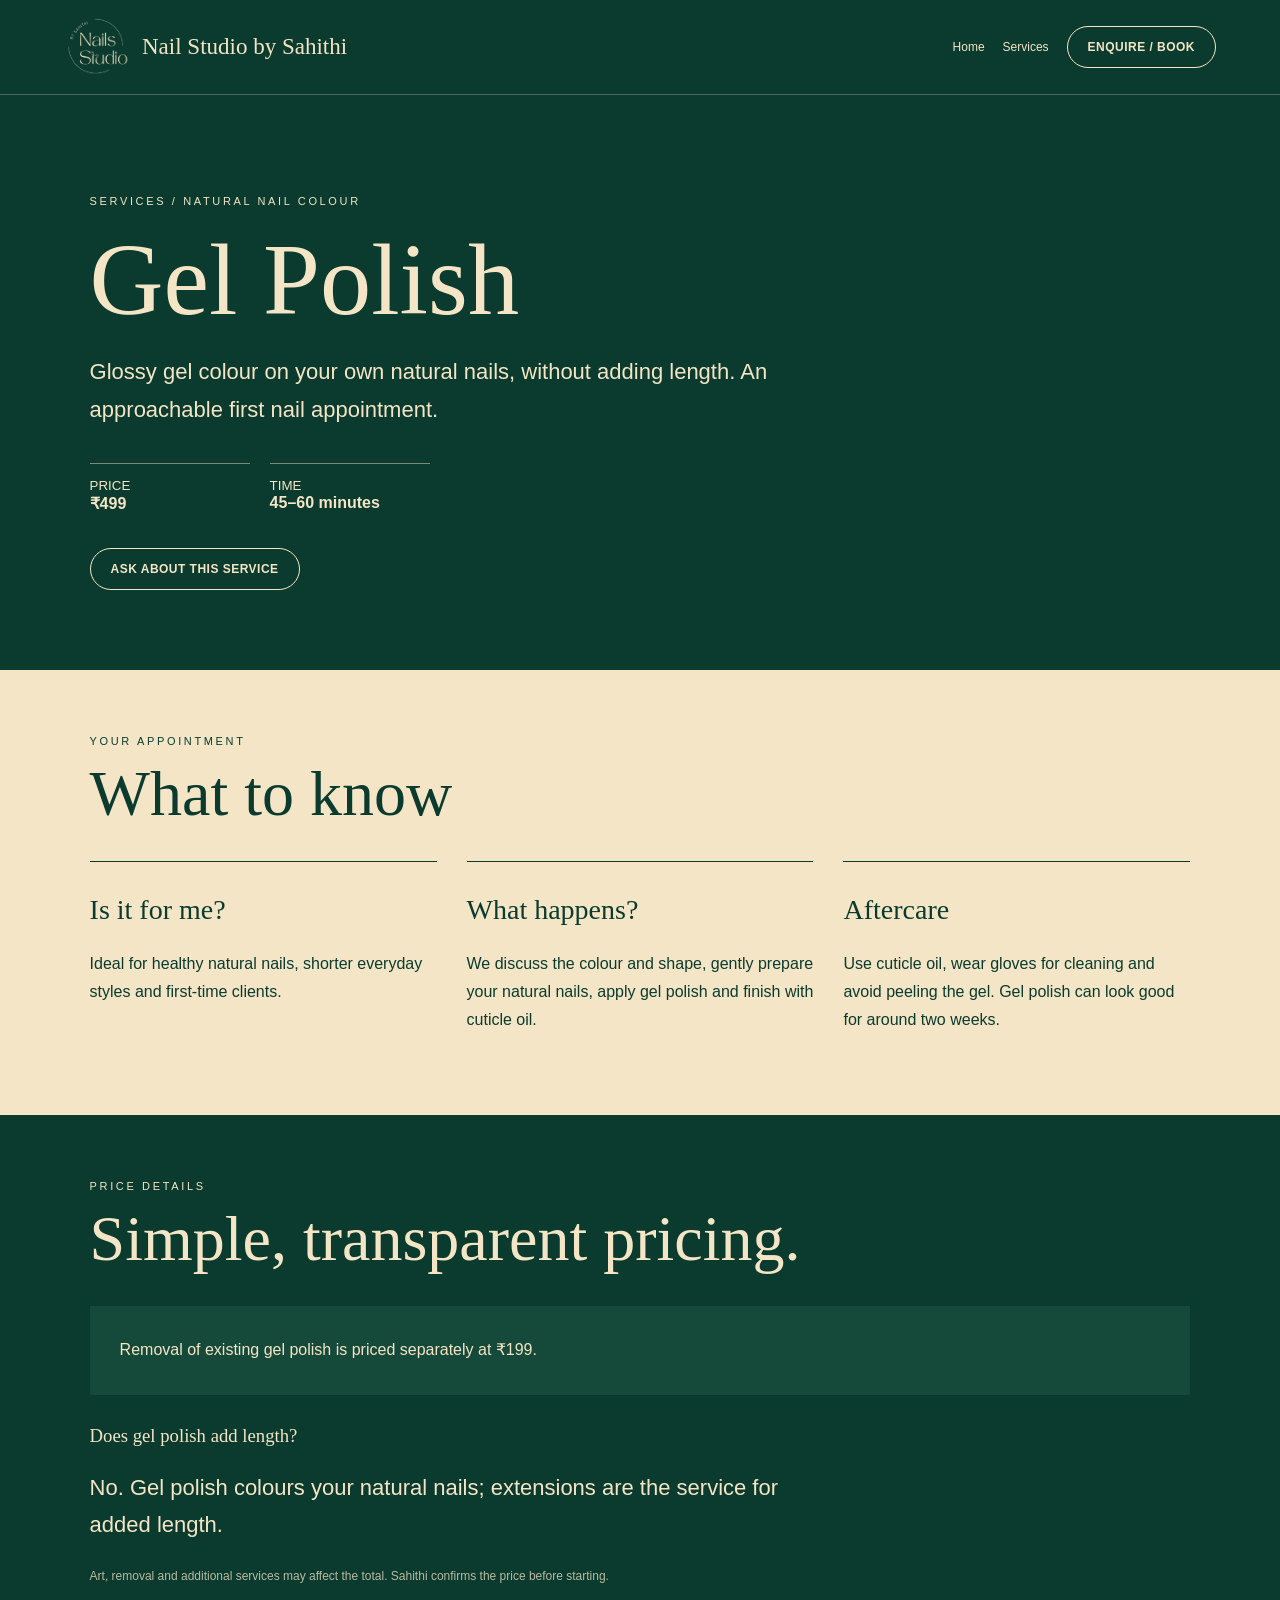
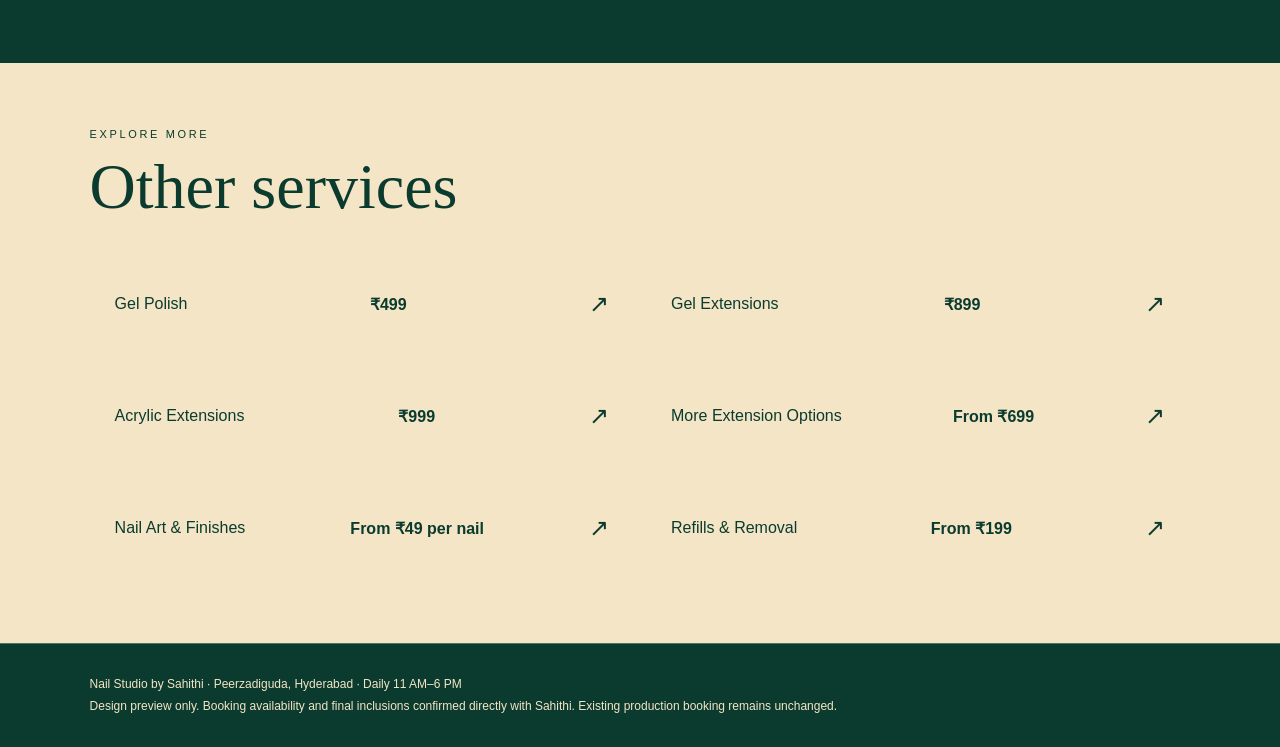
<file: previews/services/gel-polish.html>
<!doctype html><html lang="en"><head><meta charset="utf-8"><meta name="viewport" content="width=device-width,initial-scale=1"><meta name="theme-color" content="#0b3b2f"><title>Nail Studio by Sahithi — Services</title><link rel="stylesheet" href="style.css"></head><body data-service="gel-polish"><main id="content"></main><script src="service.js"></script></body></html>
</file>
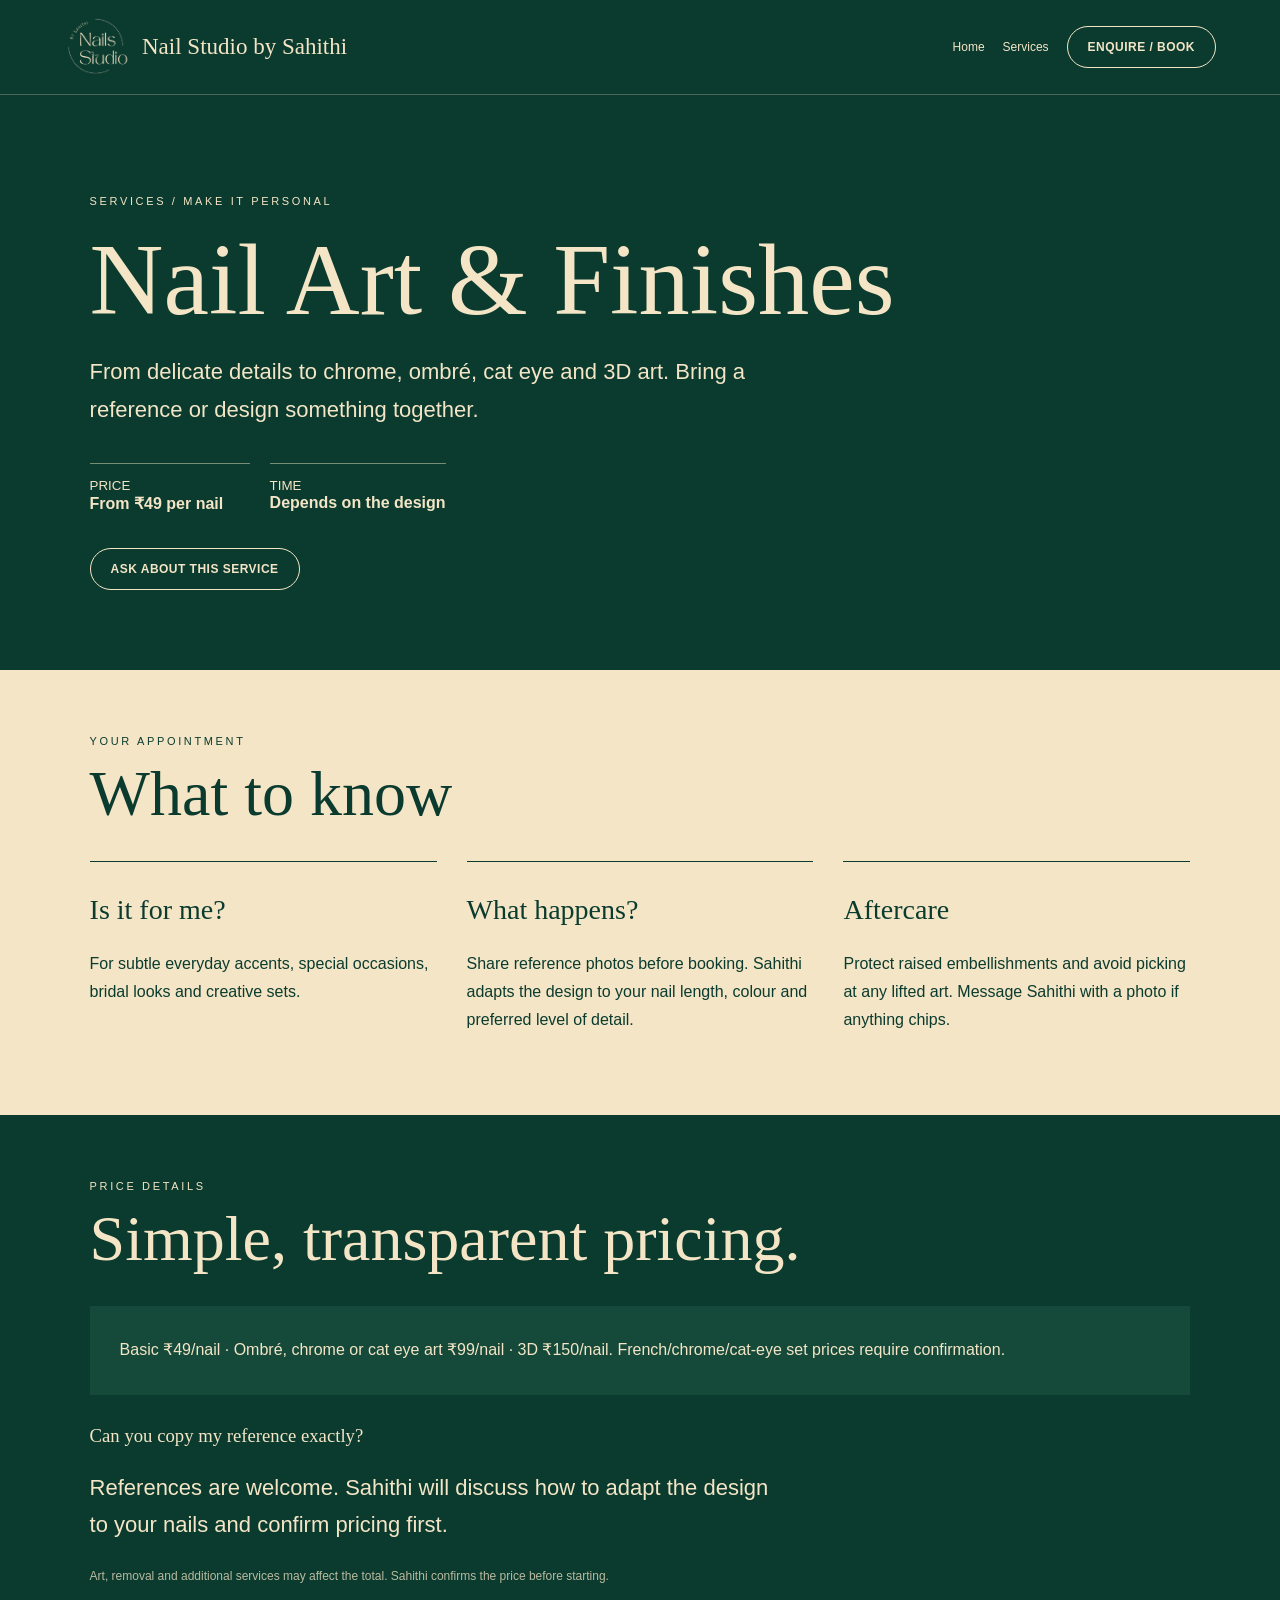
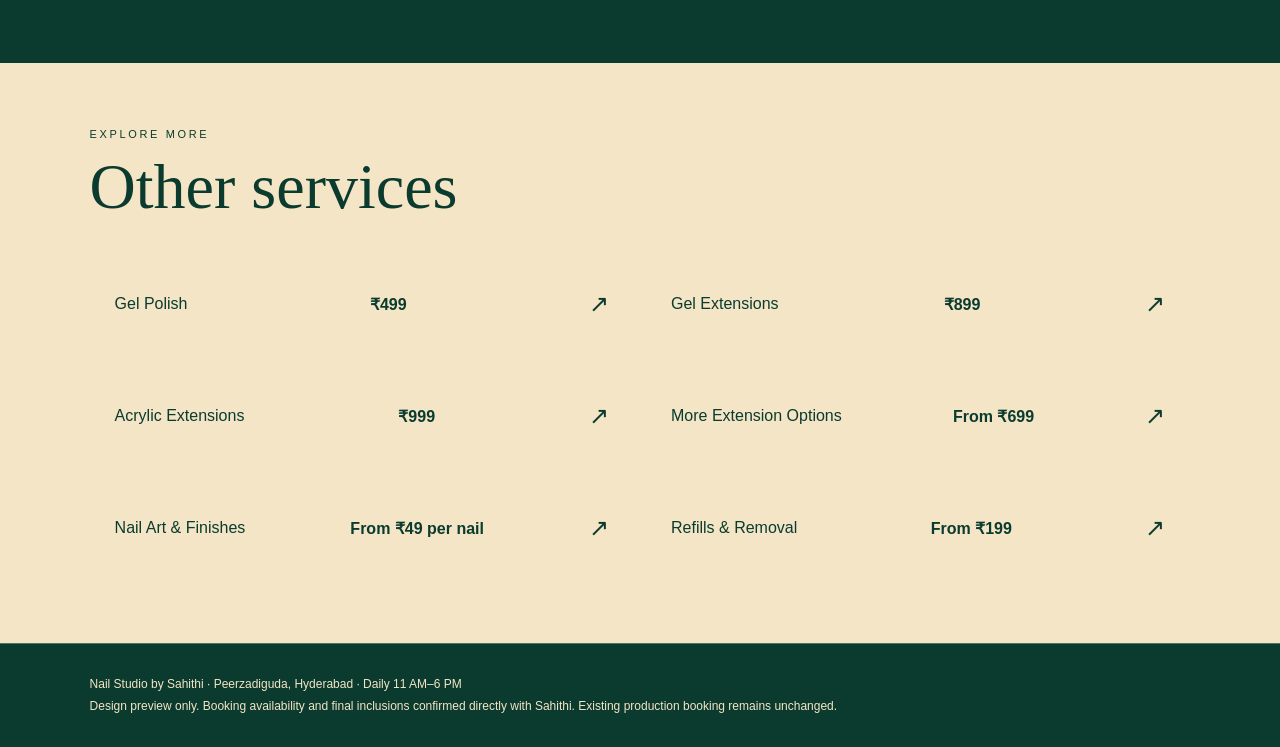
<file: previews/services/nail-art.html>
<!doctype html><html lang="en"><head><meta charset="utf-8"><meta name="viewport" content="width=device-width,initial-scale=1"><meta name="theme-color" content="#0b3b2f"><title>Nail Studio by Sahithi — Services</title><link rel="stylesheet" href="style.css"></head><body data-service="nail-art"><main id="content"></main><script src="service.js"></script></body></html>
</file>
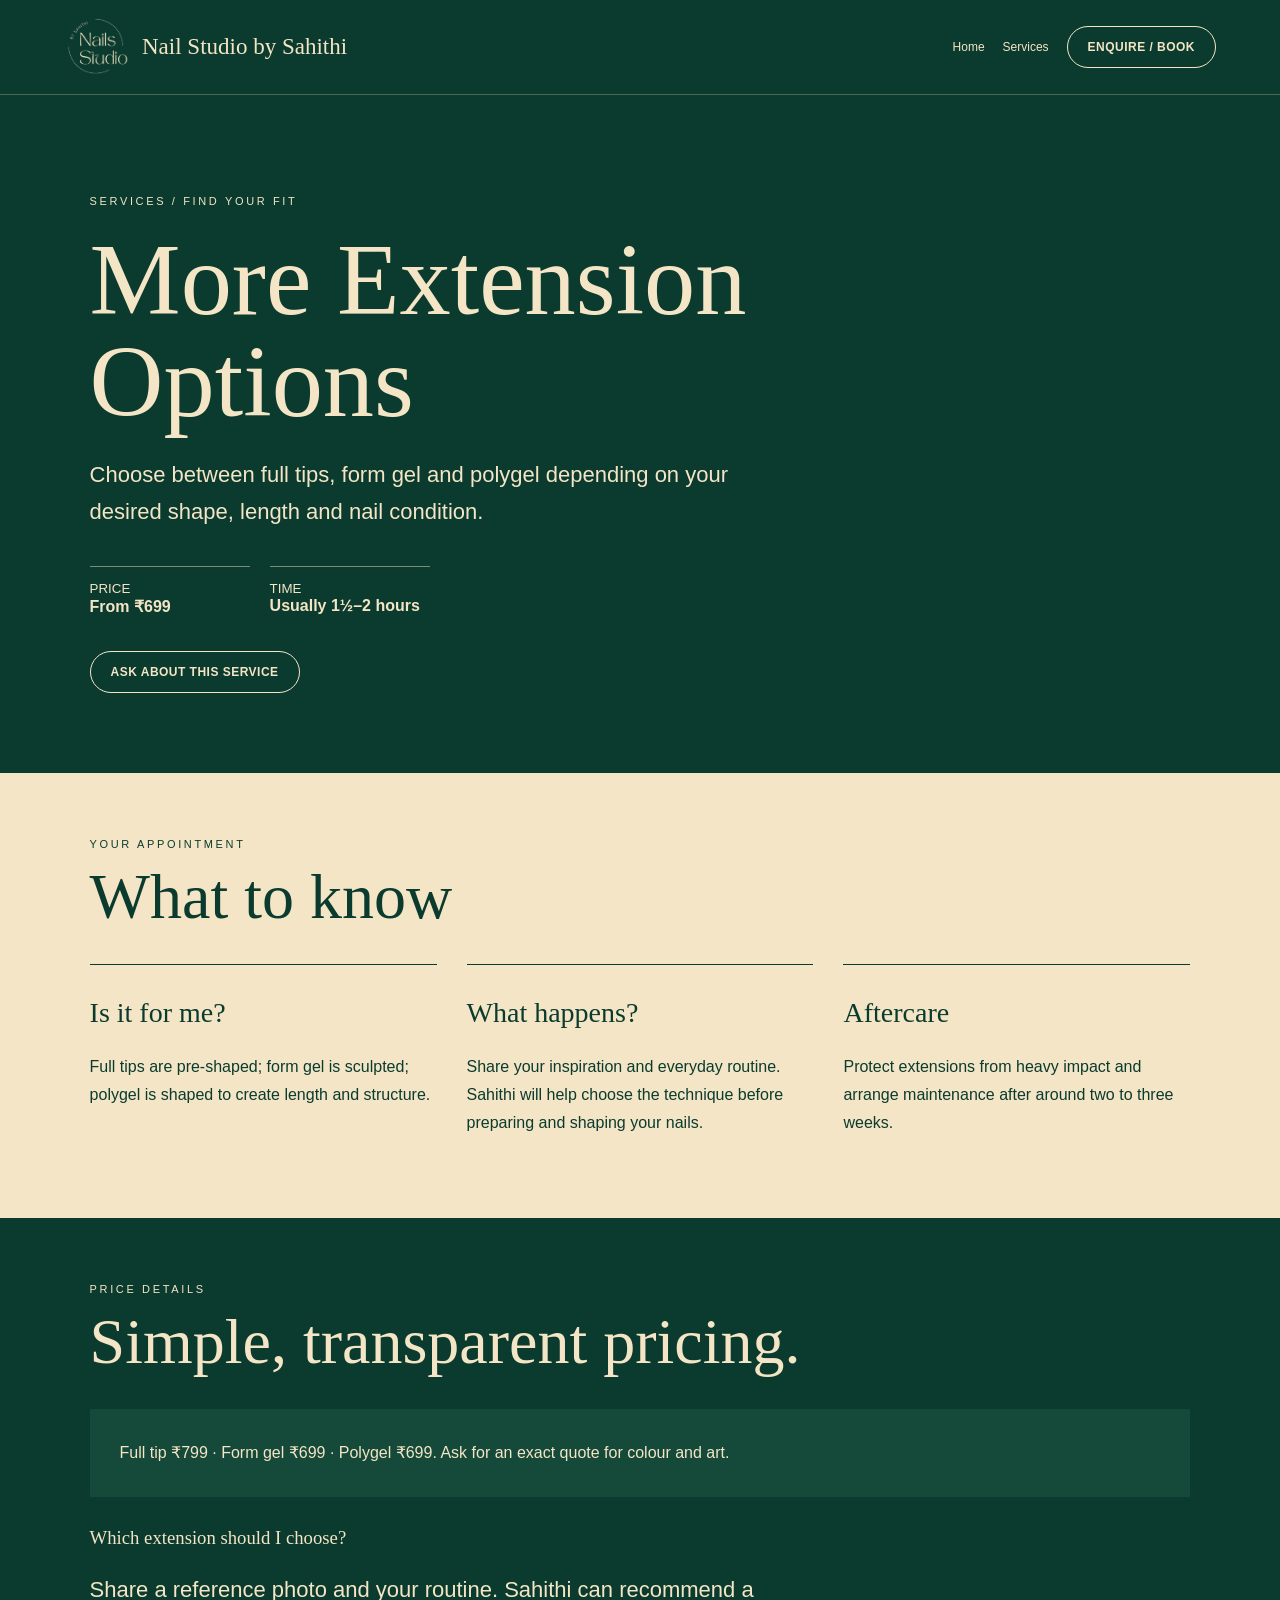
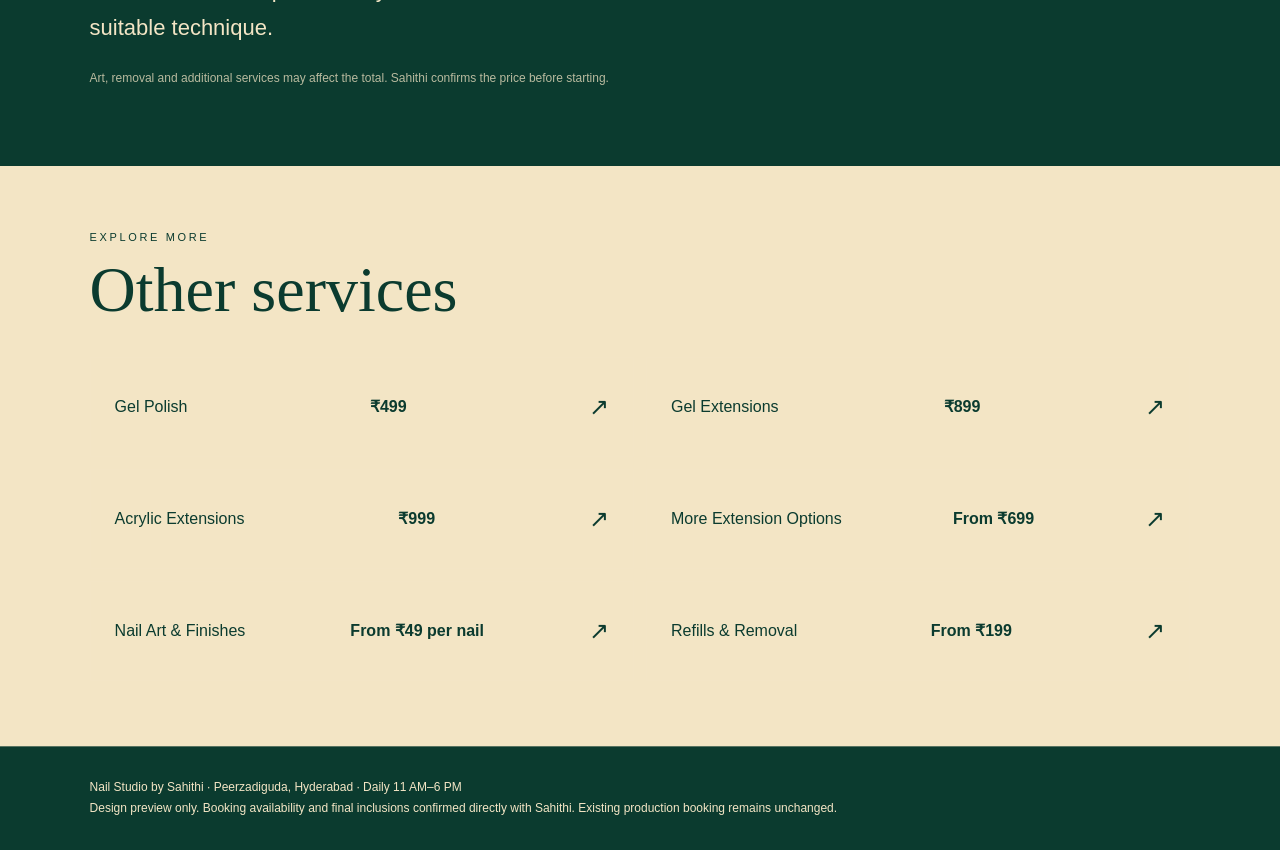
<file: previews/services/other-extensions.html>
<!doctype html><html lang="en"><head><meta charset="utf-8"><meta name="viewport" content="width=device-width,initial-scale=1"><meta name="theme-color" content="#0b3b2f"><title>Nail Studio by Sahithi — Services</title><link rel="stylesheet" href="style.css"></head><body data-service="other-extensions"><main id="content"></main><script src="service.js"></script></body></html>
</file>
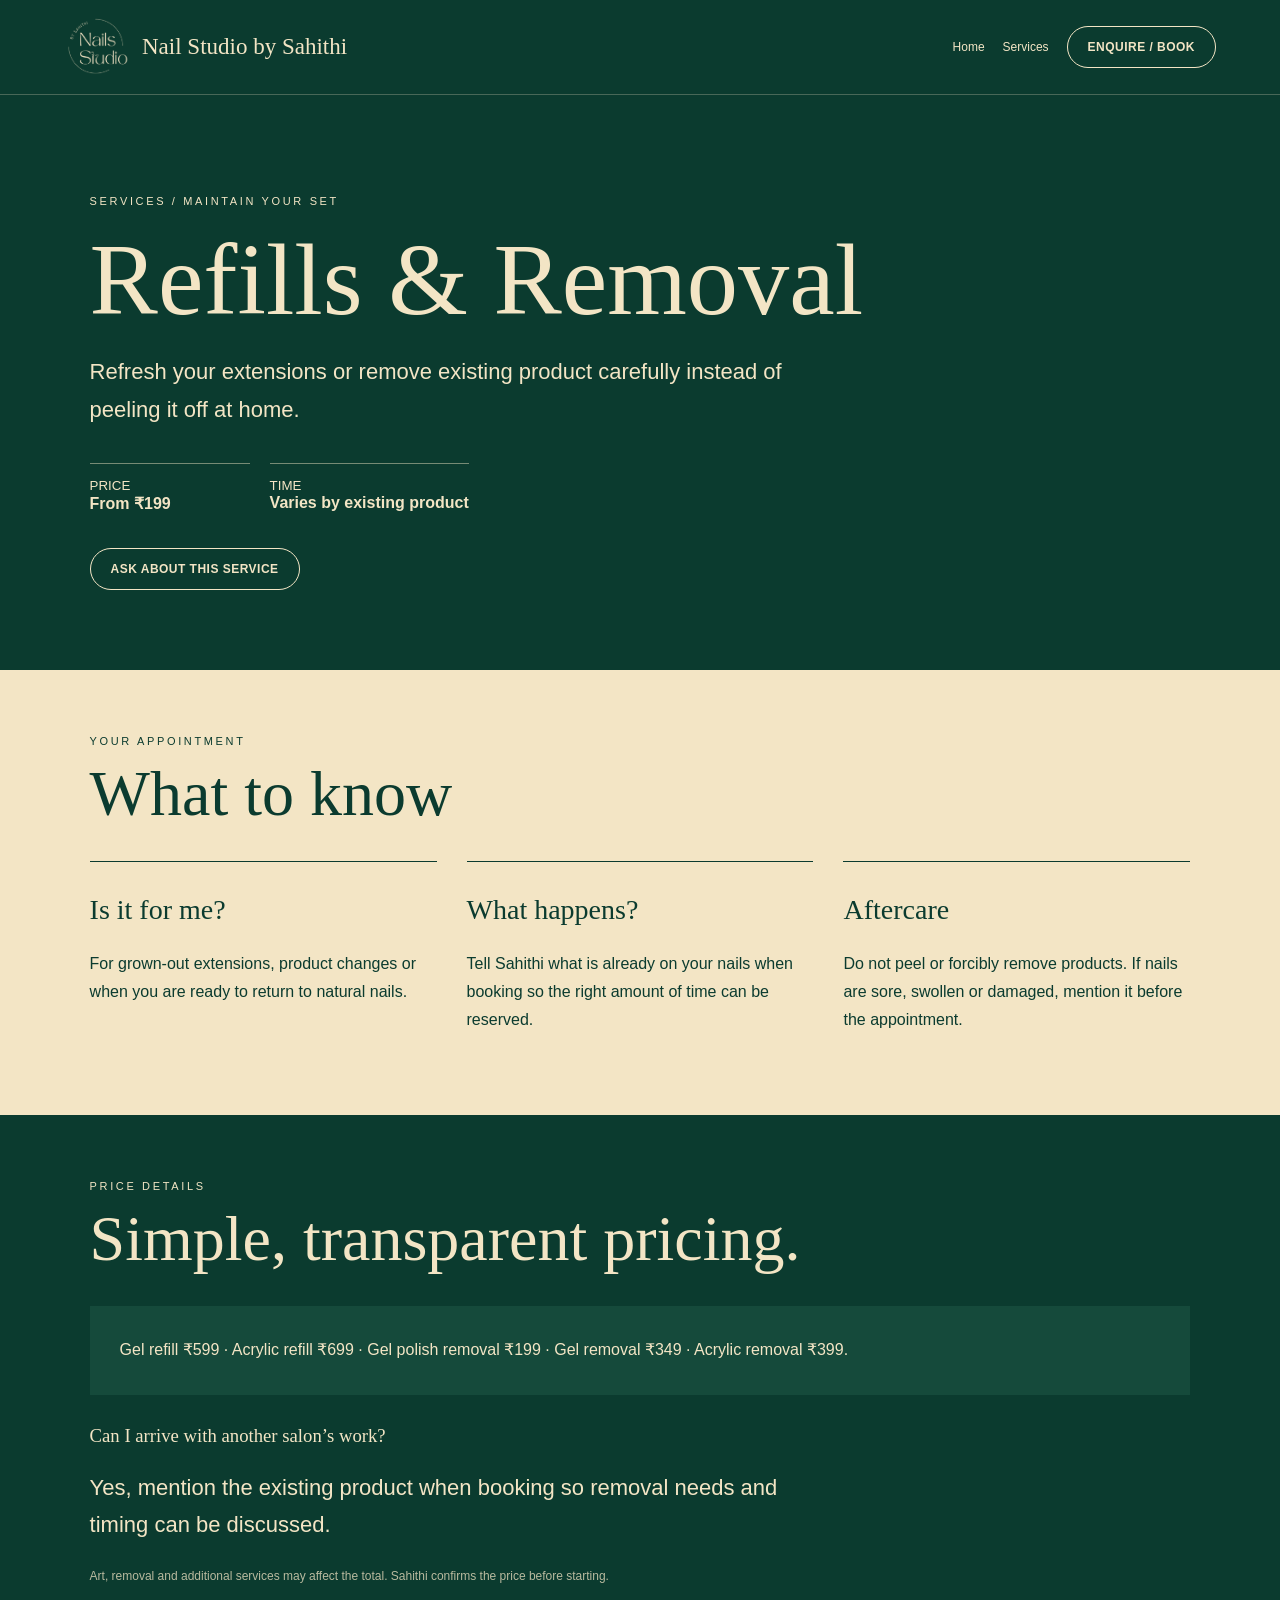
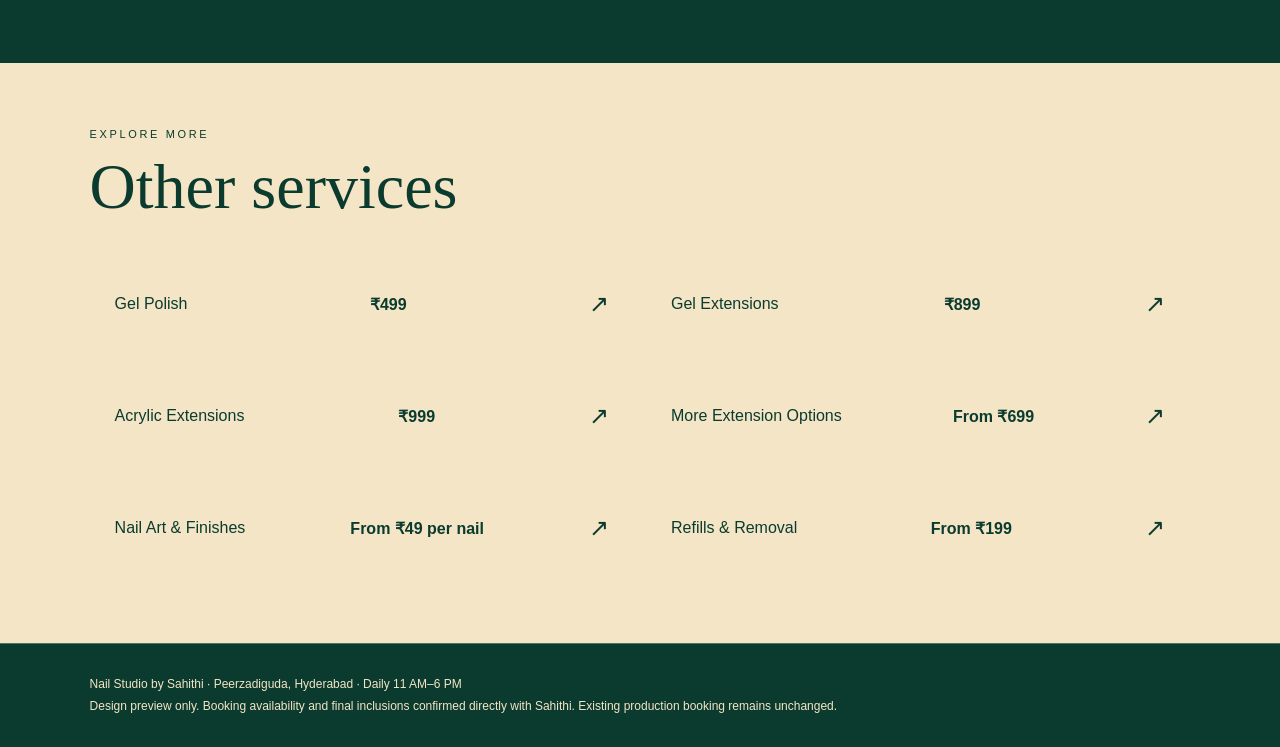
<file: previews/services/refills-removal.html>
<!doctype html><html lang="en"><head><meta charset="utf-8"><meta name="viewport" content="width=device-width,initial-scale=1"><meta name="theme-color" content="#0b3b2f"><title>Nail Studio by Sahithi — Services</title><link rel="stylesheet" href="style.css"></head><body data-service="refills-removal"><main id="content"></main><script src="service.js"></script></body></html>
</file>
<file: previews/services/style.css>
*{box-sizing:border-box}html{scroll-behavior:smooth}body{margin:0;background:#0b3b2f;color:#f3e5c5;font-family:Arial,sans-serif}a{color:inherit;text-decoration:none}.top{position:sticky;top:0;z-index:10;background:#0b3b2f;border-bottom:1px solid #f3e5c544;display:flex;justify-content:space-between;align-items:center;padding:14px 5%;gap:16px}.brand{display:flex;align-items:center;gap:12px;font-family:Georgia,serif;font-size:23px}.brand img{height:66px;width:66px;object-fit:contain}.top nav{display:flex;gap:18px;align-items:center;font-size:12px}.btn{display:inline-block;border:1px solid currentColor;border-radius:30px;padding:13px 20px;font-size:12px;font-weight:700;letter-spacing:.04em}.eyebrow{font-size:11px;letter-spacing:.24em;text-transform:uppercase}.hero{padding:100px 7% 80px;max-width:1100px}.hero h1,h2,h3{font-family:Georgia,serif;font-weight:400}.hero h1{font-size:clamp(52px,8vw,110px);line-height:1;margin:22px 0}.lead{font-size:clamp(17px,2vw,22px);line-height:1.7;max-width:700px}.meta{display:flex;gap:20px;flex-wrap:wrap;margin:35px 0}.meta span{border-top:1px solid #f3e5c577;padding-top:12px;min-width:160px}.light{background:#f3e5c5;color:#0b3b2f;padding:65px 7%}.light h2,.section h2{font-size:clamp(38px,5vw,66px);margin:10px 0 30px}.grid{display:grid;grid-template-columns:repeat(3,1fr);gap:30px}.grid article{border-top:1px solid currentColor;padding-top:18px;line-height:1.75}.grid h3{font-size:28px;margin:5px 0}.section{padding:65px 7%}.menu{display:grid;grid-template-columns:1fr 1fr;gap:12px}.menu a{display:flex;align-items:center;justify-content:space-between;gap:14px;border:1px solid #f3e5c555;padding:24px;min-height:100px}.menu a:hover{background:#f3e5c5;color:#0b3b2f}.menu strong{white-space:nowrap}.arrow{font-size:24px}.callout{background:#154a3b;padding:30px;line-height:1.8;margin:30px 0}.footer{border-top:1px solid #f3e5c555;padding:30px 7%;font-size:12px;line-height:1.8}.note{font-size:12px;opacity:.75;line-height:1.7}@media(max-width:700px){.top{padding:10px 4%}.brand{font-size:16px;gap:6px}.brand img{width:62px;height:62px}.top nav a:not(.btn){display:none}.top nav .btn{padding:10px;font-size:10px}.hero{padding:70px 6%}.light,.section{padding:50px 6%}.grid,.menu{grid-template-columns:1fr}.menu a{min-height:80px}}
</file>
